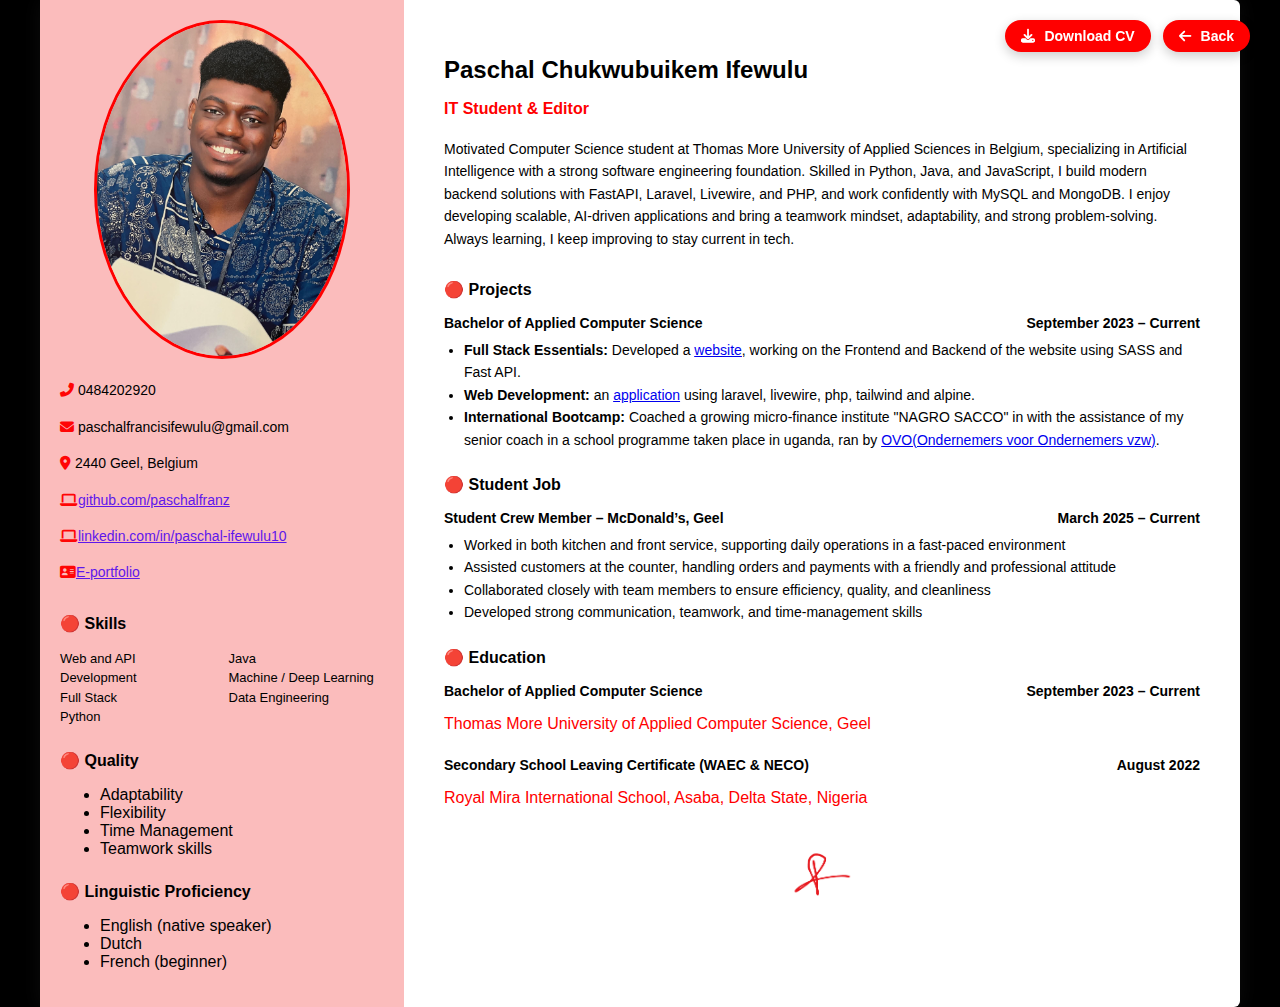
<file: cv.html>
<!DOCTYPE html>
<html lang="en">
<head>
    <meta charset="UTF-8" />
    <meta name="viewport" content="width=device-width, initial-scale=1.0" />
    <title>Paschal Ifewulu CV</title>
    <link rel="stylesheet" href="cv.css" />
    <link rel="stylesheet" href="https://cdnjs.cloudflare.com/ajax/libs/font-awesome/6.4.2/css/all.min.css">
</head>
<body>
<div class="cursor"></div>
<div class="cursor-trail"></div>

<div class="cv-buttons">
    <a href="paschal_ifewulu_cv_2024.pdf" download class="btn">
        <i class="fa-solid fa-download"></i> Download CV
    </a>
    <a href="index.html" class="btn">
        <i class="fa-solid fa-arrow-left"></i> Back
    </a>
</div>

<div class="cv-container">
    <!-- Left Column -->
    <div class="cv-left">
        <img src="images/cv_image.jpg" alt="Profile" class="profile-img" />
        <div class="contact">
            <p><i class="fa-solid fa-phone-flip" style="color: #ff0505;"></i> 0484202920</p>
            <p><i class="fa-solid fa-envelope" style="color: #ff0505;"></i> paschalfrancisifewulu@gmail.com</p>
            <p><i class="fa-solid fa-location-dot" style="color: #ff0505;"></i> 2440 Geel, Belgium</p>
            <p><i class="fa-solid fa-laptop" style="color: #ff0505;"></i><a href="https://github.com/paschalfranz">github.com/paschalfranz</a></p>
            <p><i class="fa-solid fa-laptop" style="color: #ff0505;"></i><a href="https://www.linkedin.com/in/paschal-ifewulu10/">linkedin.com/in/paschal-ifewulu10</a></p>
            <p><i class="fa-solid fa-address-card" style="color: #ff0505;"></i><a href="https://www.paschalifewulu.be">E-portfolio</a></p>
        </div>

        <h3 class="section-title">Skills</h3>
        <ul class="skills">
            <li>Web and API Development</li>
            <li>Full Stack</li>
            <li>Python</li>
            <li>Java</li>
            <li>Machine / Deep Learning</li>
            <li>Data Engineering</li>
        </ul>


        <section>
            <h3 class="section-title">Quality</h3>
            <ul>
                <li>Adaptability</li>
                <li>Flexibility</li>
                <li>Time Management</li>
                <li>Teamwork skills</li>
            </ul>
        </section>

        <section>
            <h3 class="section-title">Linguistic Proficiency</h3>
            <ul>
                <li>English (native speaker)</li>
                <li>Dutch</li>
                <li>French (beginner)</li>
            </ul>
        </section>
    </div>

    <!-- Right Column -->
    <div class="cv-right">
        <h1>Paschal Chukwubuikem Ifewulu</h1>
        <h3 class="title-red">IT Student & Editor</h3>
        <p class="intro">
            Motivated Computer Science student at Thomas More University of Applied Sciences in Belgium, specializing in Artificial Intelligence with a strong software engineering foundation.
            Skilled in Python, Java, and JavaScript, I build modern backend solutions with FastAPI, Laravel, Livewire, and PHP, and work confidently with MySQL and MongoDB. I enjoy developing scalable, AI-driven applications and bring a teamwork mindset, adaptability, and strong problem-solving.
            Always learning, I keep improving to stay current in tech.
        </p>

        <section>
            <h3 class="section-title">Projects</h3>
            <div class="item">
                <div class="item-head">
                    <strong>Bachelor of Applied Computer Science</strong>
                    <span>September 2023 – Current</span>
                </div>
                <ul>
                    <li><strong>Full Stack Essentials:</strong> Developed a <span class="link"><a href="https://paschalifewulu.netlify.app/">website</a></span>, working on the Frontend and Backend of the website using SASS and Fast API.</li>
                    <li><strong>Web Development:</strong> an <span><a href="https://vinylshop.easy-search.be/">application</a></span> using laravel, livewire, php, tailwind and alpine.</li>
                    <li><strong>International Bootcamp:</strong> Coached a growing micro-finance institute "NAGRO SACCO" in with the assistance of my senior coach in a school programme taken place in uganda, ran by
                        <a href="https://www.linkedin.com/company/ondernemers-voor-ondernemers-vzw/" target="_blank" rel="noopener noreferrer">OVO(Ondernemers voor Ondernemers vzw)</a>.</li>

                </ul>
            </div>
        </section>

        <!-- Added Student Job section (without changing existing content) -->
        <section>
            <h3 class="section-title">Student Job</h3>
            <div class="item">
                <div class="item-head">
                    <strong>Student Crew Member – McDonald’s, Geel</strong>
                    <span>March 2025 – Current</span>
                </div>
                <ul>
                    <li>Worked in both kitchen and front service, supporting daily operations in a fast-paced environment</li>
                    <li>Assisted customers at the counter, handling orders and payments with a friendly and professional attitude</li>
                    <li>Collaborated closely with team members to ensure efficiency, quality, and cleanliness</li>
                    <li>Developed strong communication, teamwork, and time-management skills</li>
                </ul>
            </div>
        </section>

        <section>
            <h3 class="section-title">Education</h3>
            <div class="item">
                <div class="item-head">
                    <strong>Bachelor of Applied Computer Science</strong>
                    <span>September 2023 – Current</span>
                </div>
                <p class="red-text">Thomas More University of Applied Computer Science, Geel</p>
            </div>
            <div class="item">
                <div class="item-head">
                    <strong>Secondary School Leaving Certificate (WAEC & NECO)</strong>
                    <span>August 2022</span>
                </div>
                <p class="red-text">Royal Mira International School, Asaba, Delta State, Nigeria</p>
            </div>
        </section>

        <div class="signature">
            <img src="images/sig.png" alt="Signature" />
        </div>
    </div>
</div>
</body>
</html>
</file>
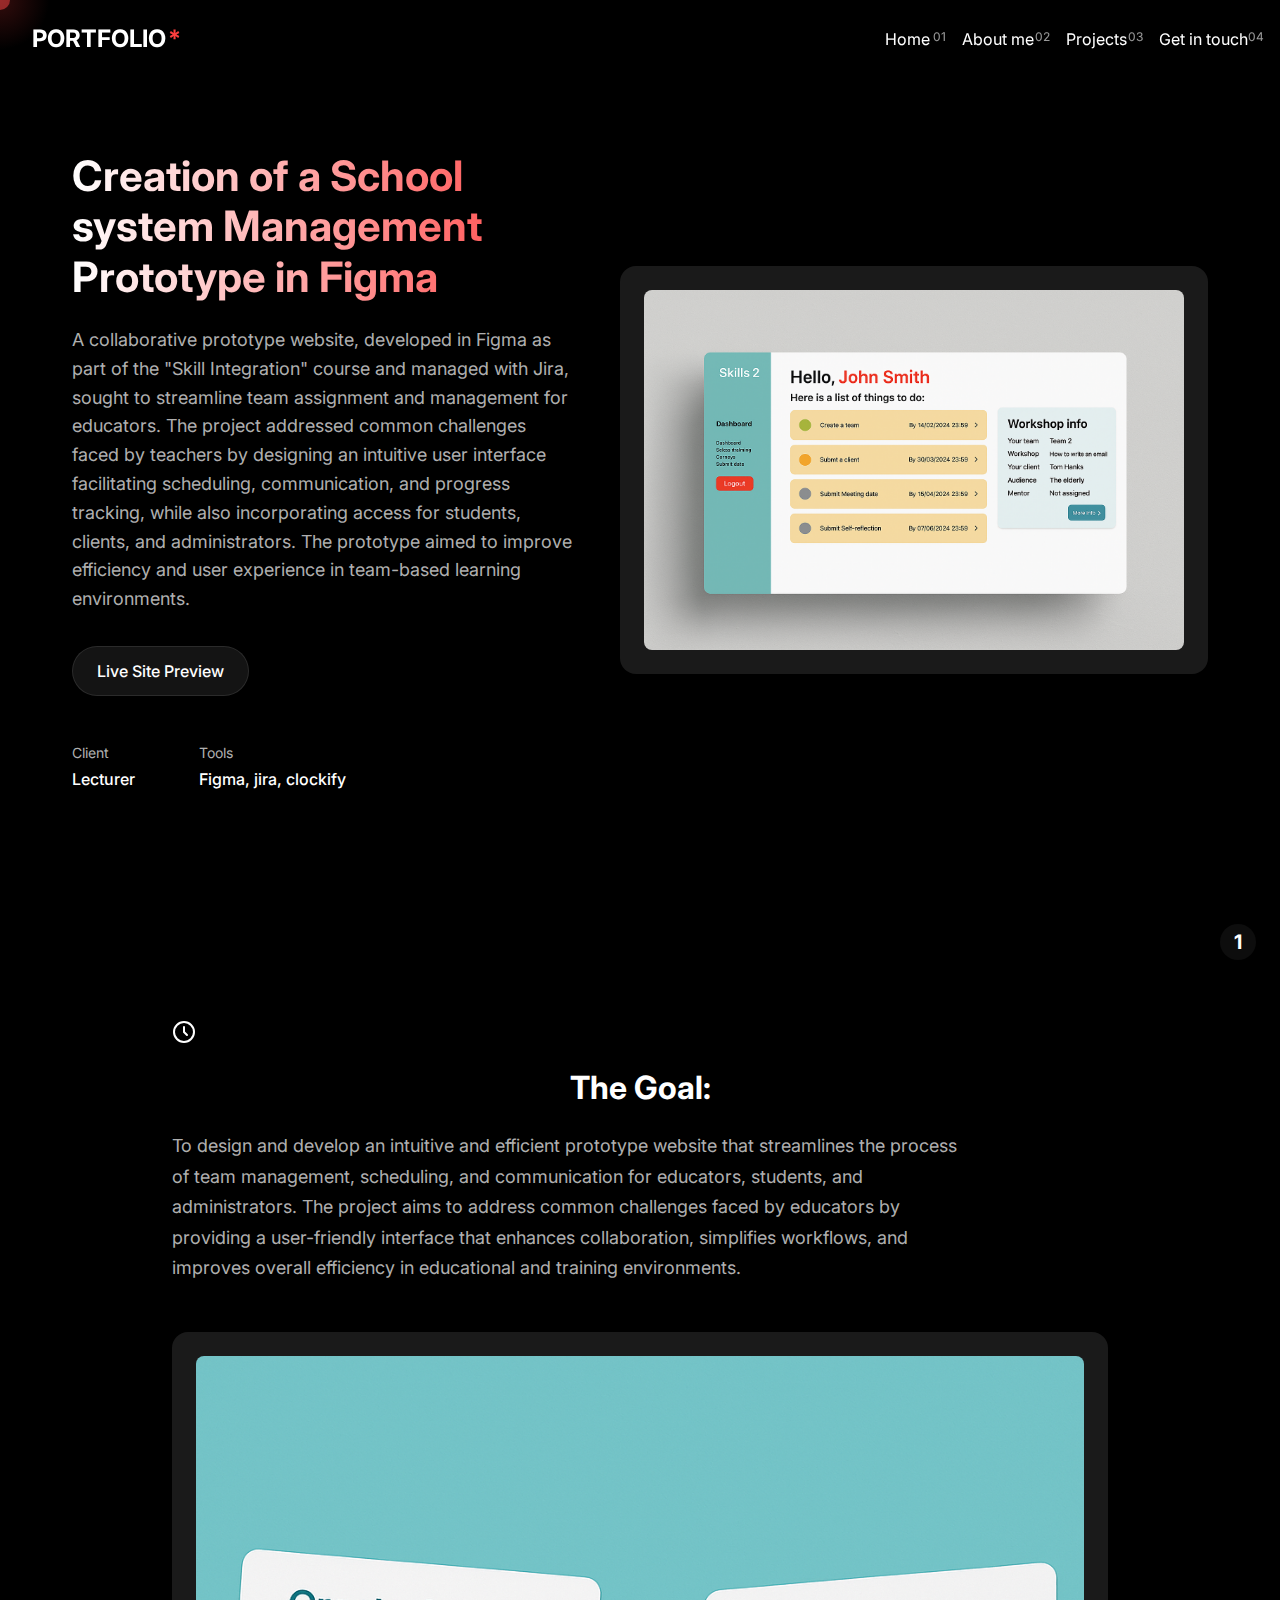
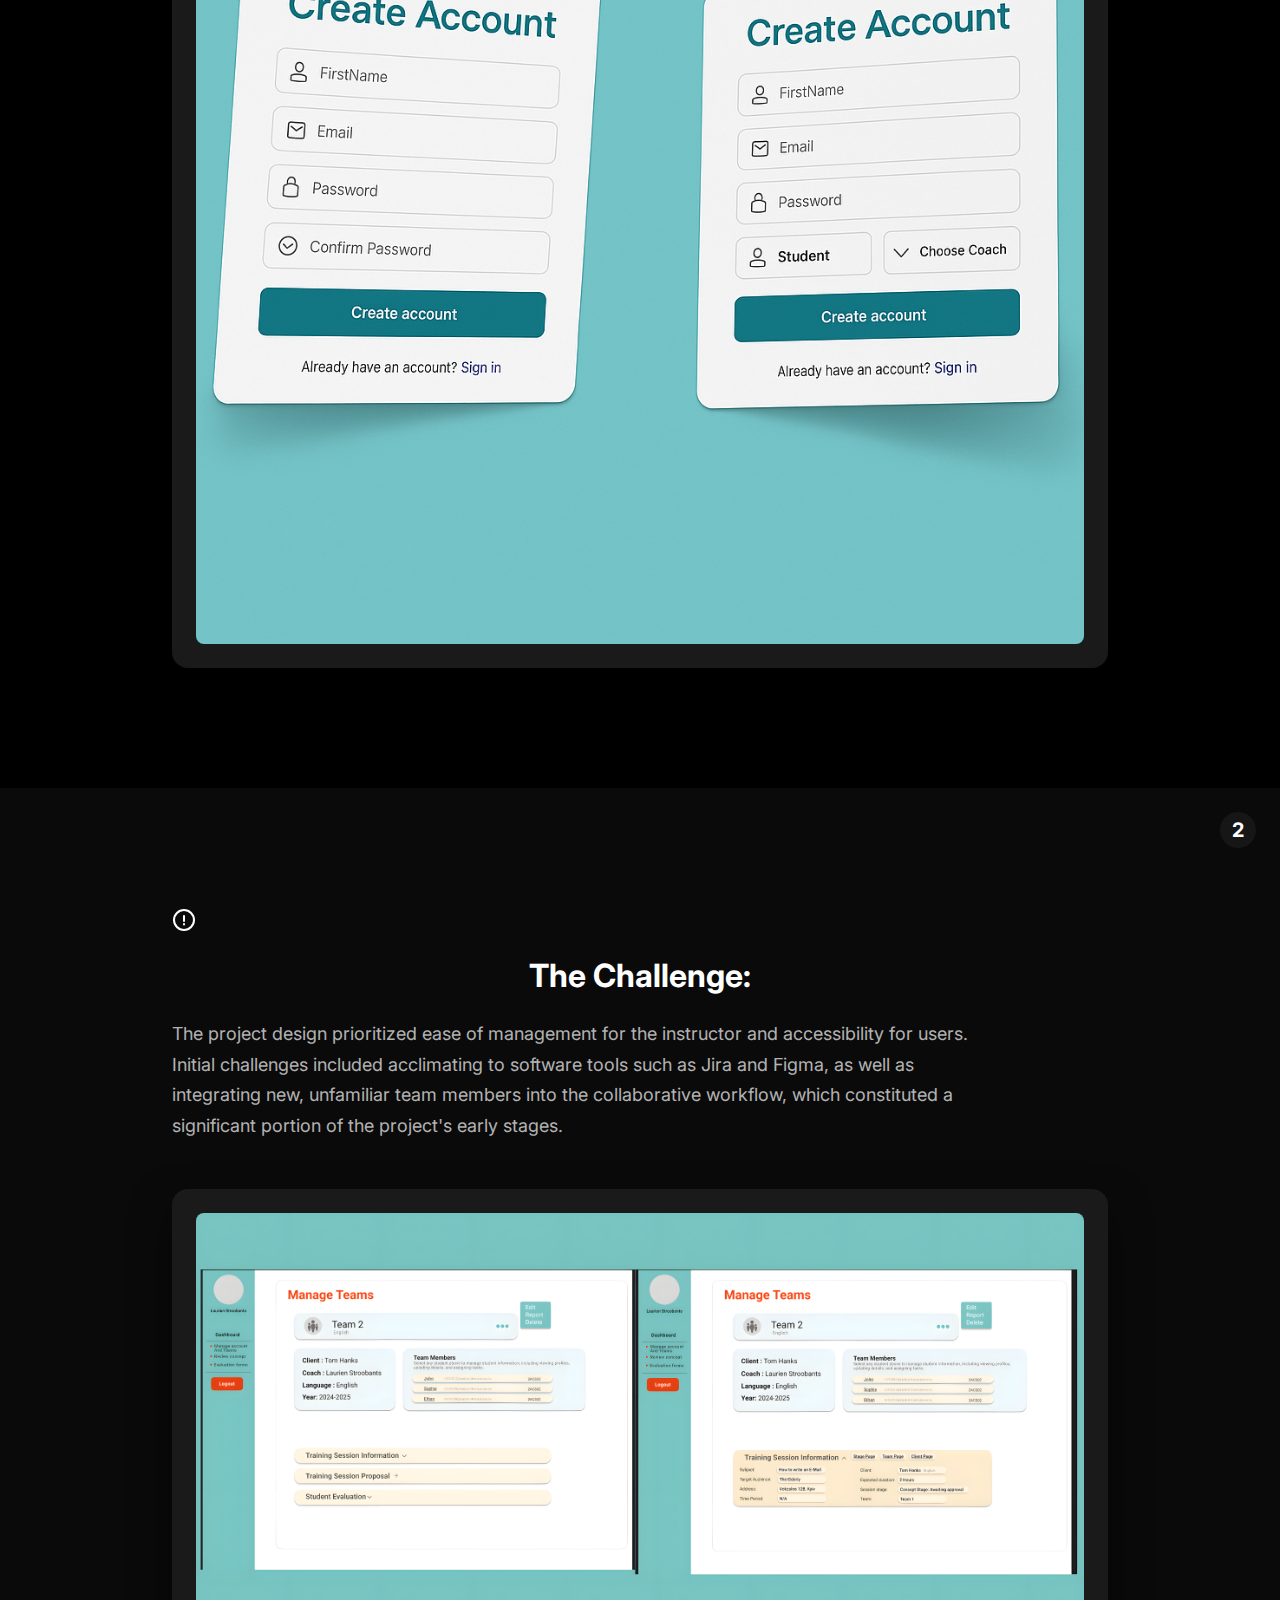
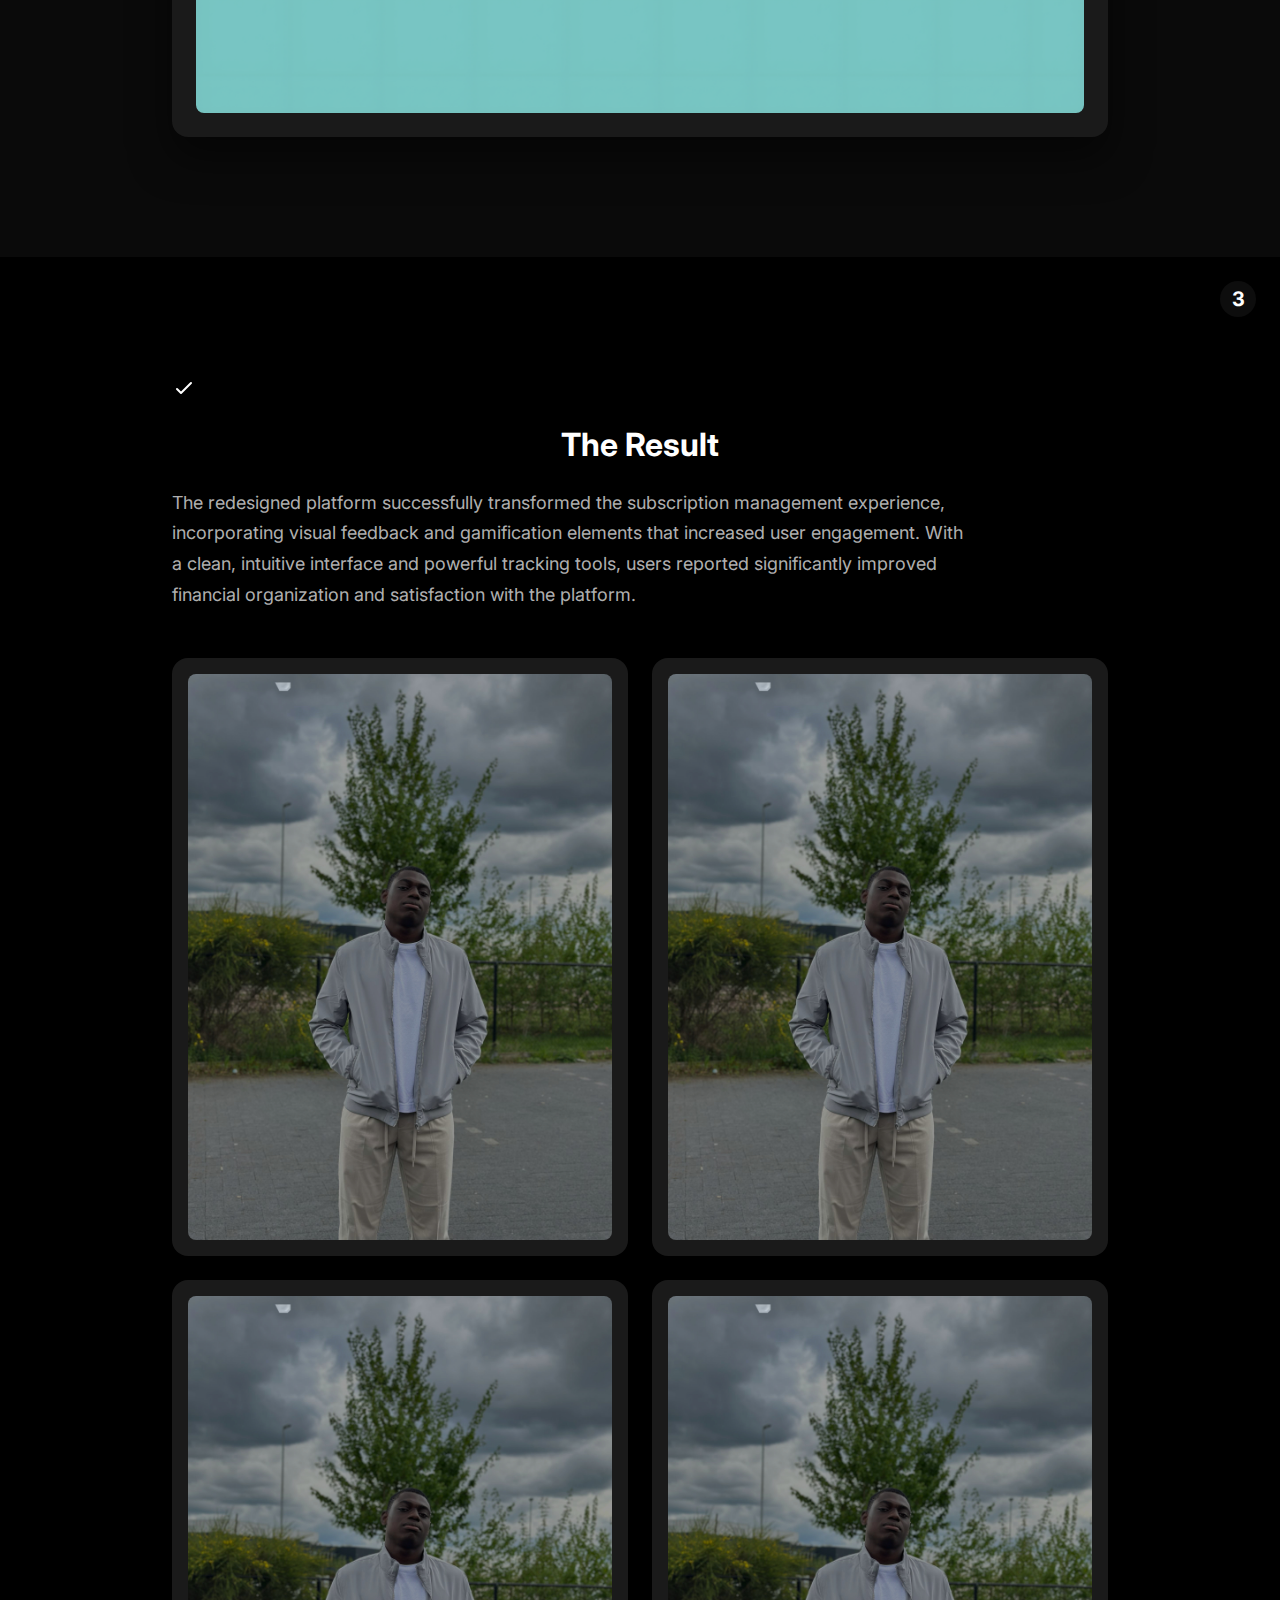
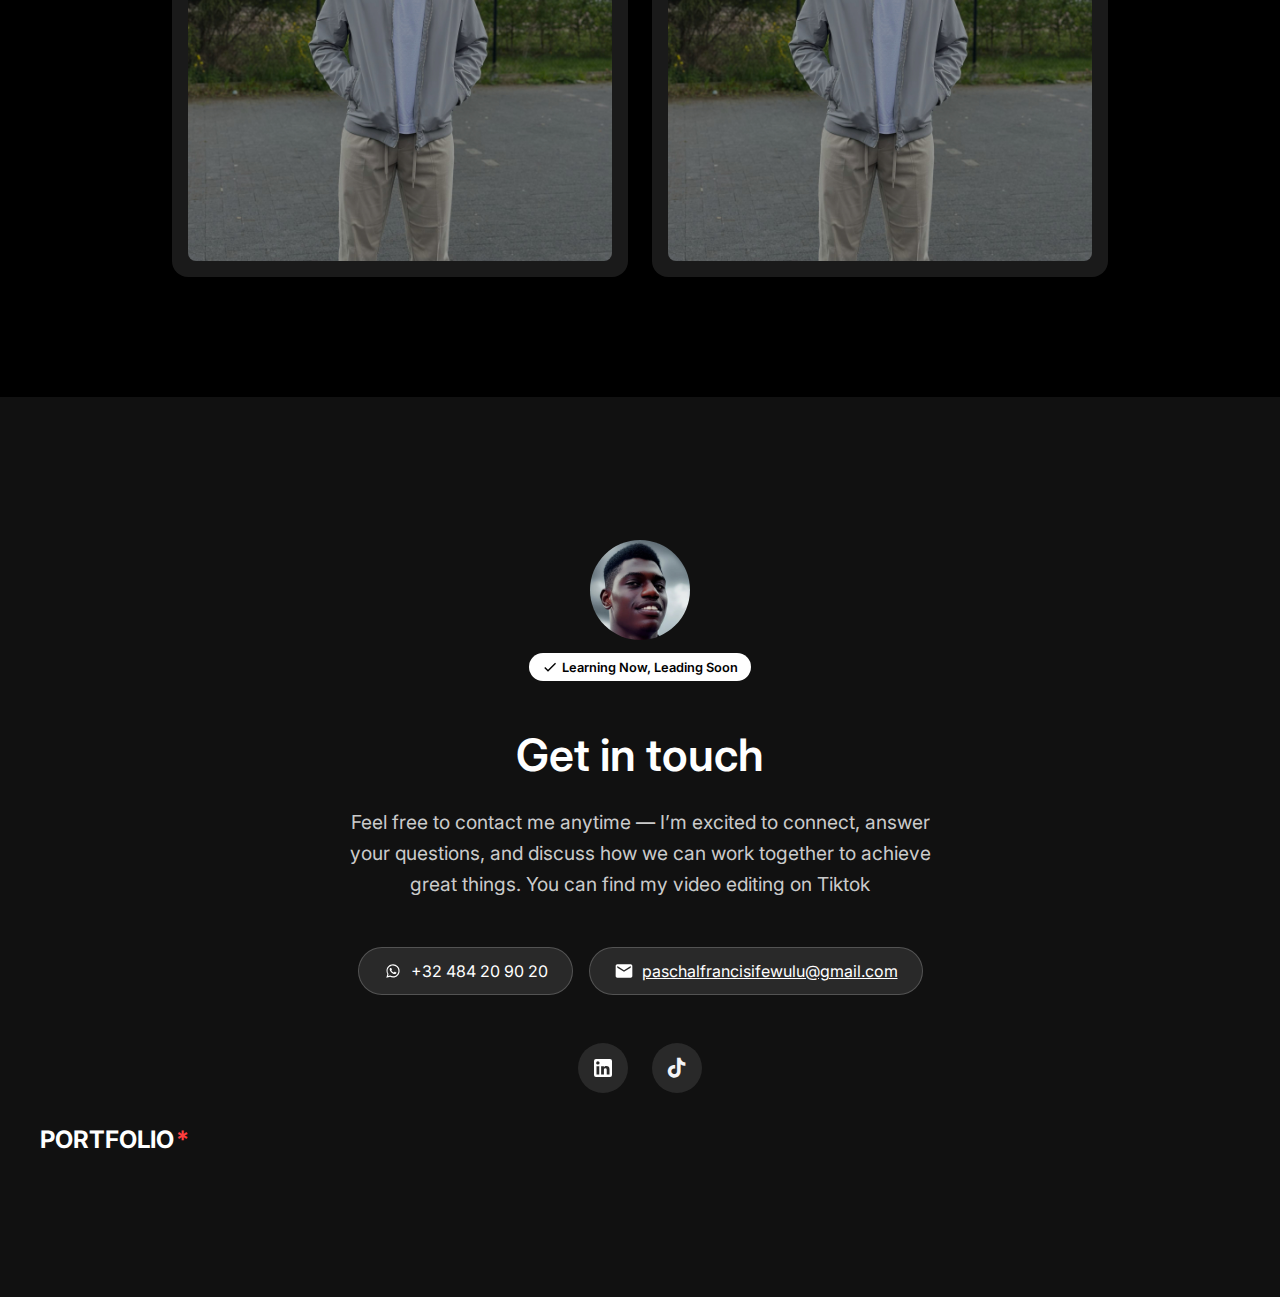
<file: project 1.html>
<!DOCTYPE html>
<html lang="en">
<head>
    <meta charset="UTF-8">
    <meta name="viewport" content="width=device-width, initial-scale=1">
    <title>Modernizing a Subscription Management Platform - Case Study</title>
    <link rel="stylesheet" href="styles.css">
    <link rel="stylesheet" href="case-study.css">
    <link rel="stylesheet" href="https://cdnjs.cloudflare.com/ajax/libs/font-awesome/6.4.2/css/all.min.css">
</head>
<body class="case-study-page">

<div class="cursor"></div>
<div class="cursor-trail"></div>

<header class="header">
    <div class="logo">PORTFOLIO<span class="logo-star">*</span></div>
    <button id="menu-toggle" class="menu-toggle">+</button>
    <nav class="nav">
        <a href="index.html" class="nav-item" data-index="01">Home</a>
        <a href="index.html#about" class="nav-item" data-index="02">About me</a>
        <a href="index.html#projects" class="nav-item" data-index="03">Projects</a>
        <a href="#get" class="nav-item" data-index="04">Get in touch</a>
    </nav>
</header>

<!-- Project Hero Section - Two Column Layout Like Image 2 -->
<section class="project-hero">
    <div class="project-hero-content">
        <div class="project-info">
            <h1 class="project-title">Creation of a School system Management Prototype in Figma</h1>

            <p class="project-description">
                A collaborative prototype website, developed in Figma as part of the "Skill Integration" course and managed with Jira, sought to streamline team assignment and management for educators. The project addressed common challenges faced by teachers by designing an intuitive user interface facilitating scheduling, communication, and progress tracking, while also incorporating access for students, clients, and administrators. The prototype aimed to improve efficiency and user experience in team-based learning environments.

            </p>

            <a href="https://www.figma.com/design/6MK75jd9kkfBlR47gV4451/LST2-Prototype?node-id=164-517&p=f&t=d1fPI2EM4y59Ie6j-0" class="preview-button">Live Site Preview</a>

            <div class="project-meta">
                <div class="meta-col">
                    <h3 class="meta-label">Client</h3>
                    <p class="meta-value">Lecturer</p>
                </div>

                <div class="meta-col">
                    <h3 class="meta-label">Tools</h3>
                    <p class="meta-value">Figma, jira, clockify</p>
                </div>
            </div>
        </div>

        <div class="project-hero-image">
            <div class="image-frame">
                <img src="images/oneskill.png" alt="Subscription Management Platform">
            </div>
        </div>
    </div>
</section>

<!-- The Goal Section -->
<section class="content-section" id="the-goal">
    <div class="case-container">
        <div class="section-icon">
            <svg width="24" height="24" viewBox="0 0 24 24" fill="none" xmlns="http://www.w3.org/2000/svg">
                <circle cx="12" cy="12" r="10" stroke="currentColor" stroke-width="2"/>
                <path d="M12 7V12L15 15" stroke="currentColor" stroke-width="2" stroke-linecap="round"/>
            </svg>
        </div>

        <h2 class="section-title">The Goal:</h2>
        <p class="section-description">
            To design and develop an intuitive and efficient prototype website that streamlines the process of team management, scheduling, and communication for educators, students, and administrators. The project aims to address common challenges faced by educators by providing a user-friendly interface that enhances collaboration, simplifies workflows, and improves overall efficiency in educational and training environments.
        </p>

        <div class="showcase-wrapper">
            <img src="images/goal1.png" alt="Platform Dashboard" class="showcase-image">
        </div>
    </div>

    <div class="section-number">1</div>
</section>

<!-- The Challenge Section -->
<section class="content-section" id="the-challenge">
    <div class="case-container">
        <div class="section-icon">
            <svg width="24" height="24" viewBox="0 0 24 24" fill="none" xmlns="http://www.w3.org/2000/svg">
                <path d="M12 22C17.5228 22 22 17.5228 22 12C22 6.47715 17.5228 2 12 2C6.47715 2 2 6.47715 2 12C2 17.5228 6.47715 22 12 22Z" stroke="currentColor" stroke-width="2"/>
                <path d="M12 8V13" stroke="currentColor" stroke-width="2" stroke-linecap="round"/>
                <path d="M12 16V16.5" stroke="currentColor" stroke-width="2" stroke-linecap="round"/>
            </svg>
        </div>

        <h2 class="section-title">The Challenge:</h2>
        <p class="section-description">
            The project design prioritized ease of management for the instructor and accessibility for users. Initial challenges included acclimating to software tools such as Jira and Figma, as well as integrating new, unfamiliar team members into the collaborative workflow, which constituted a significant portion of the project's early stages.
        </p>

        <div class="showcase-wrapper">
            <img src="images/challenge1.png" alt="Platform Features" class="showcase-image">
        </div>
    </div>

    <div class="section-number">2</div>
</section>

<!-- The Result Section -->
<section class="content-section" id="the-result">
    <div class="case-container">
        <div class="section-icon">
            <svg width="24" height="24" viewBox="0 0 24 24" fill="none" xmlns="http://www.w3.org/2000/svg">
                <path d="M5 12L9 16L19 6" stroke="currentColor" stroke-width="2" stroke-linecap="round" stroke-linejoin="round"/>
            </svg>
        </div>

        <h2 class="section-title">The Result</h2>
        <p class="section-description">
            The redesigned platform successfully transformed the subscription management experience, incorporating visual feedback and gamification elements that increased user engagement. With a clean, intuitive interface and powerful tracking tools, users reported significantly improved financial organization and satisfaction with the platform.
        </p>

        <div class="result-grid">
            <div class="result-image">
                <img src="images/dark40.jpg" alt="Platform Dashboard" class="showcase-image">
            </div>
            <div class="result-image">
                <img src="images/dark40.jpg" alt="Platform Features" class="showcase-image">
            </div>
            <div class="result-image">
                <img src="images/dark40.jpg" alt="Mobile View" class="showcase-image">
            </div>
            <div class="result-image">
                <img src="images/dark40.jpg" alt="User Interface" class="showcase-image">
            </div>
        </div>
    </div>

    <div class="section-number">3</div>
</section>

<div class="after-projects" id="get">
    <div class="footer-container">
        <!-- Profile Section -->
        <div class="profile-section">
            <div class="profile-image">
                <!-- Replace with your profile image -->
                <img src="images/bro.webp" alt="Profile" width="100" height="100">
            </div>
            <div class="verified-badge">
                <svg width="16" height="16" viewBox="0 0 24 24" fill="currentColor">
                    <path d="M9 16.17L4.83 12l-1.42 1.41L9 19 21 7l-1.41-1.41L9 16.17z"></path>
                </svg>
                Learning Now, Leading Soon
            </div>
        </div>

        <!-- Hero Text Section -->
        <div class="hero-text">
            <h1>Get in touch</h1>
            <p>Feel free to contact me anytime — I’m excited to connect, answer your questions, and discuss how we can work together to achieve great things. You can find my video editing on Tiktok</p>
        </div>

        <!-- Contact Buttons -->
        <div class="contact-buttons">
            <p class="contact-button">
                <svg width="20" height="20" viewBox="0 0 24 24" fill="currentColor">
                    <path d="M17.6 6.32A7.85 7.85 0 0 0 12.04 4c-4.32 0-7.84 3.5-7.84 7.81 0 1.37.37 2.72 1.05 3.9L4 20l4.41-1.15a7.92 7.92 0 0 0 3.63.92h.04c4.3 0 7.8-3.5 7.82-7.82 0-2.08-.82-4.04-2.3-5.53zM12.04 18.44h-.03a6.6 6.6 0 0 1-3.35-.92l-.24-.14-2.47.64.66-2.4-.16-.25a6.5 6.5 0 0 1-1-3.46c0-3.6 2.94-6.52 6.54-6.52a6.46 6.46 0 0 1 4.6 1.92 6.47 6.47 0 0 1 1.94 4.6c-.02 3.6-2.96 6.53-6.5 6.53zm3.58-4.88c-.2-.1-1.17-.58-1.35-.64-.18-.07-.31-.1-.44.1-.13.2-.5.64-.62.77-.11.13-.23.15-.43.05a5.44 5.44 0 0 1-2.68-2.33c-.2-.35.2-.32.58-1.08a.37.37 0 0 0-.02-.35c-.05-.1-.44-1.06-.6-1.45-.16-.38-.32-.32-.44-.33-.11 0-.24-.02-.37-.02-.13 0-.35.05-.53.25-.18.2-.7.68-.7 1.65s.72 1.92.82 2.05c.1.13 1.4 2.13 3.38 2.99.47.2.84.33 1.13.42.47.15.9.13 1.24.08.38-.06 1.17-.48 1.33-.94.17-.46.17-.85.12-.94-.05-.08-.18-.13-.37-.23z" />
                </svg>
                +32 484 20 90 20
            </p>
            <a href="mailto:your.email@example.com" class="contact-button">
                <svg width="20" height="20" viewBox="0 0 24 24" fill="currentColor">
                    <path d="M20 4H4c-1.1 0-1.99.9-1.99 2L2 18c0 1.1.9 2 2 2h16c1.1 0 2-.9 2-2V6c0-1.1-.9-2-2-2zm0 4l-8 5-8-5V6l8 5 8-5v2z" />
                </svg>
                paschalfrancisifewulu@gmail.com
            </a>
        </div>

        <!-- Social Icons -->
        <div class="social-icons">
            <a href="https://www.linkedin.com/in/paschal-ifewulu10/" class="social-icon">
                <svg width="24" height="24" viewBox="0 0 24 24" fill="white">
                    <path d="M19 3a2 2 0 0 1 2 2v14a2 2 0 0 1-2 2H5a2 2 0 0 1-2-2V5a2 2 0 0 1 2-2h14m-.5 15.5v-5.3a3.26 3.26 0 0 0-3.26-3.26c-.85 0-1.84.52-2.32 1.3v-1.11h-2.79v8.37h2.79v-4.93c0-.77.62-1.4 1.39-1.4a1.4 1.4 0 0 1 1.4 1.4v4.93h2.79M6.88 8.56a1.68 1.68 0 0 0 1.68-1.68c0-.93-.75-1.69-1.68-1.69a1.69 1.69 0 0 0-1.69 1.69c0 .93.76 1.68 1.69 1.68m1.39 9.94v-8.37H5.5v8.37h2.77z" />
                </svg>
            </a>
            <a href="https://www.tiktok.com/@p.franz" class="social-icon">
                <i class="fa-brands fa-tiktok fa-lg" style="color: #f3f4f7;"></i>
            </a>
        </div>

        <!-- Brand Footer -->
        <div class="brand-footer">
            <div class="brand-logo">
                <div class="logo">PORTFOLIO<span class="logo-star">*</span></div>
            </div>
        </div>
    </div>
</div>

<script src="script.js"></script>
</body>
</html>
</file>
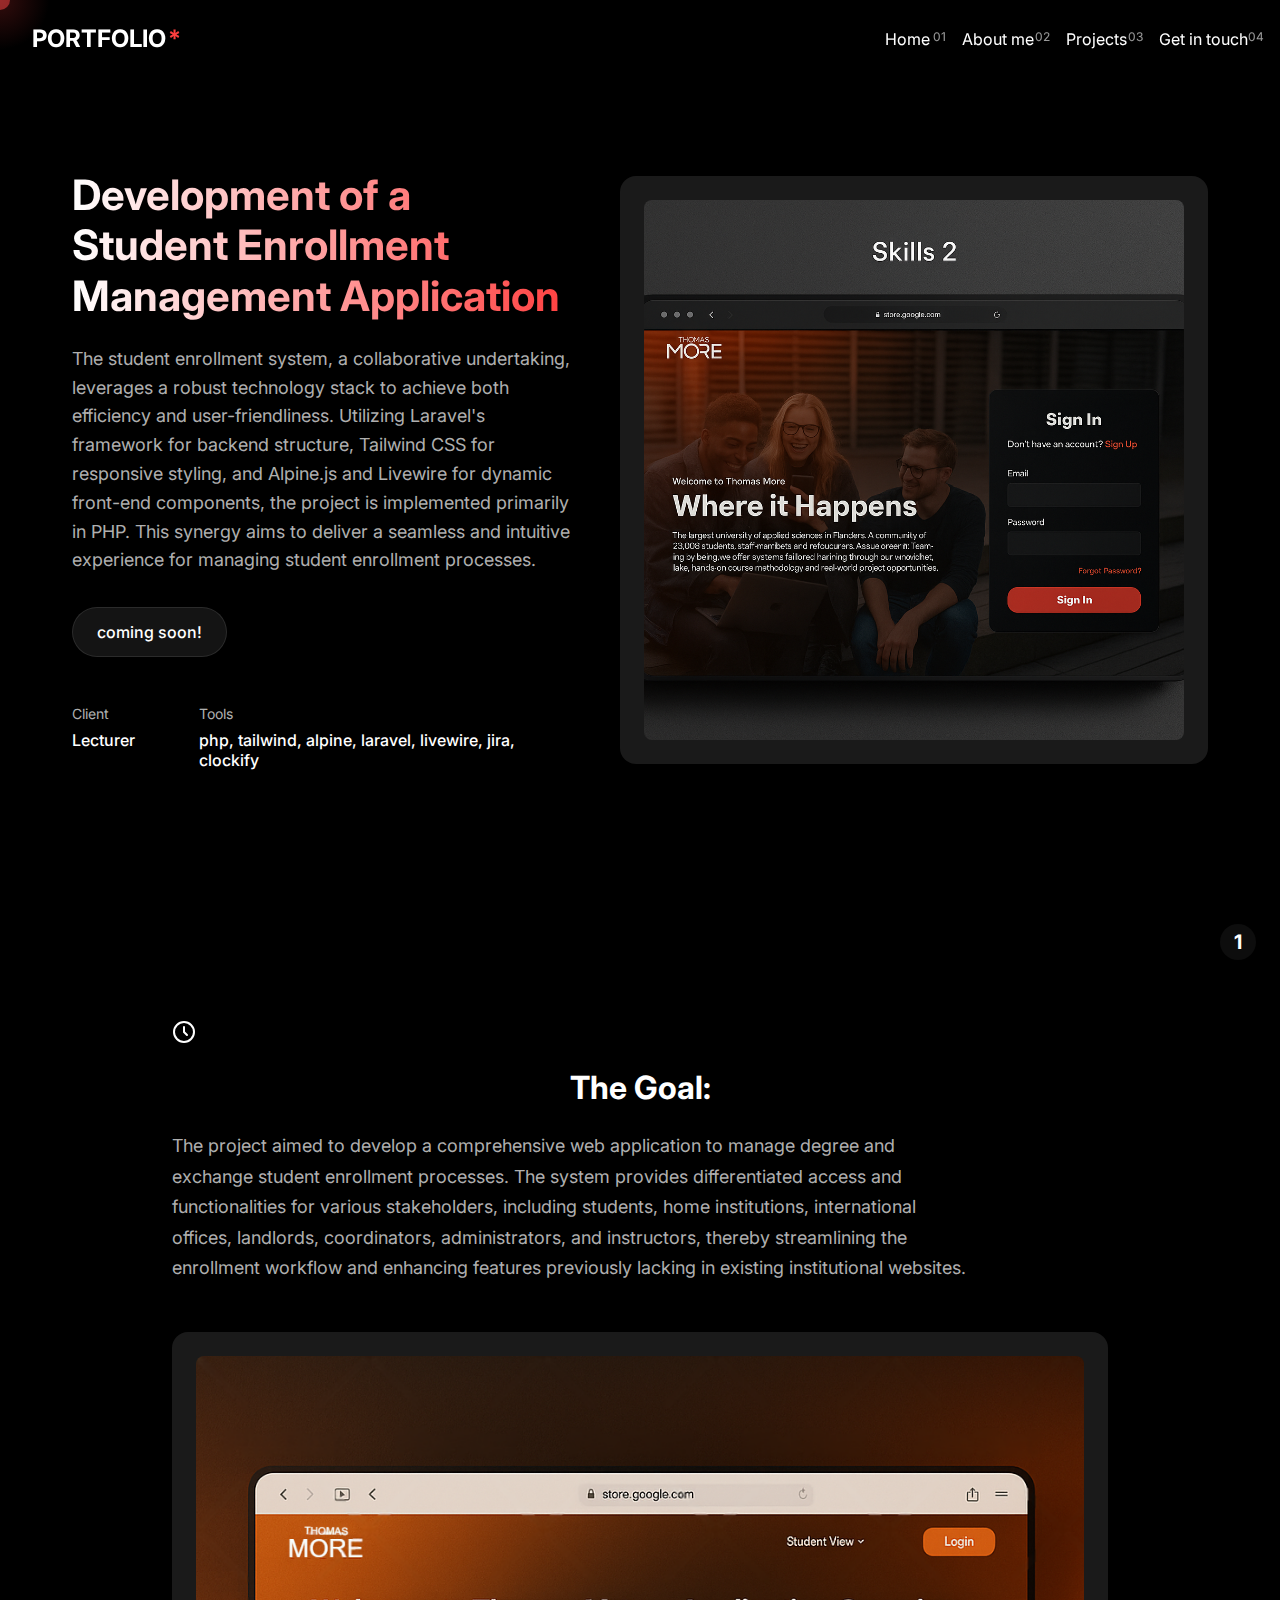
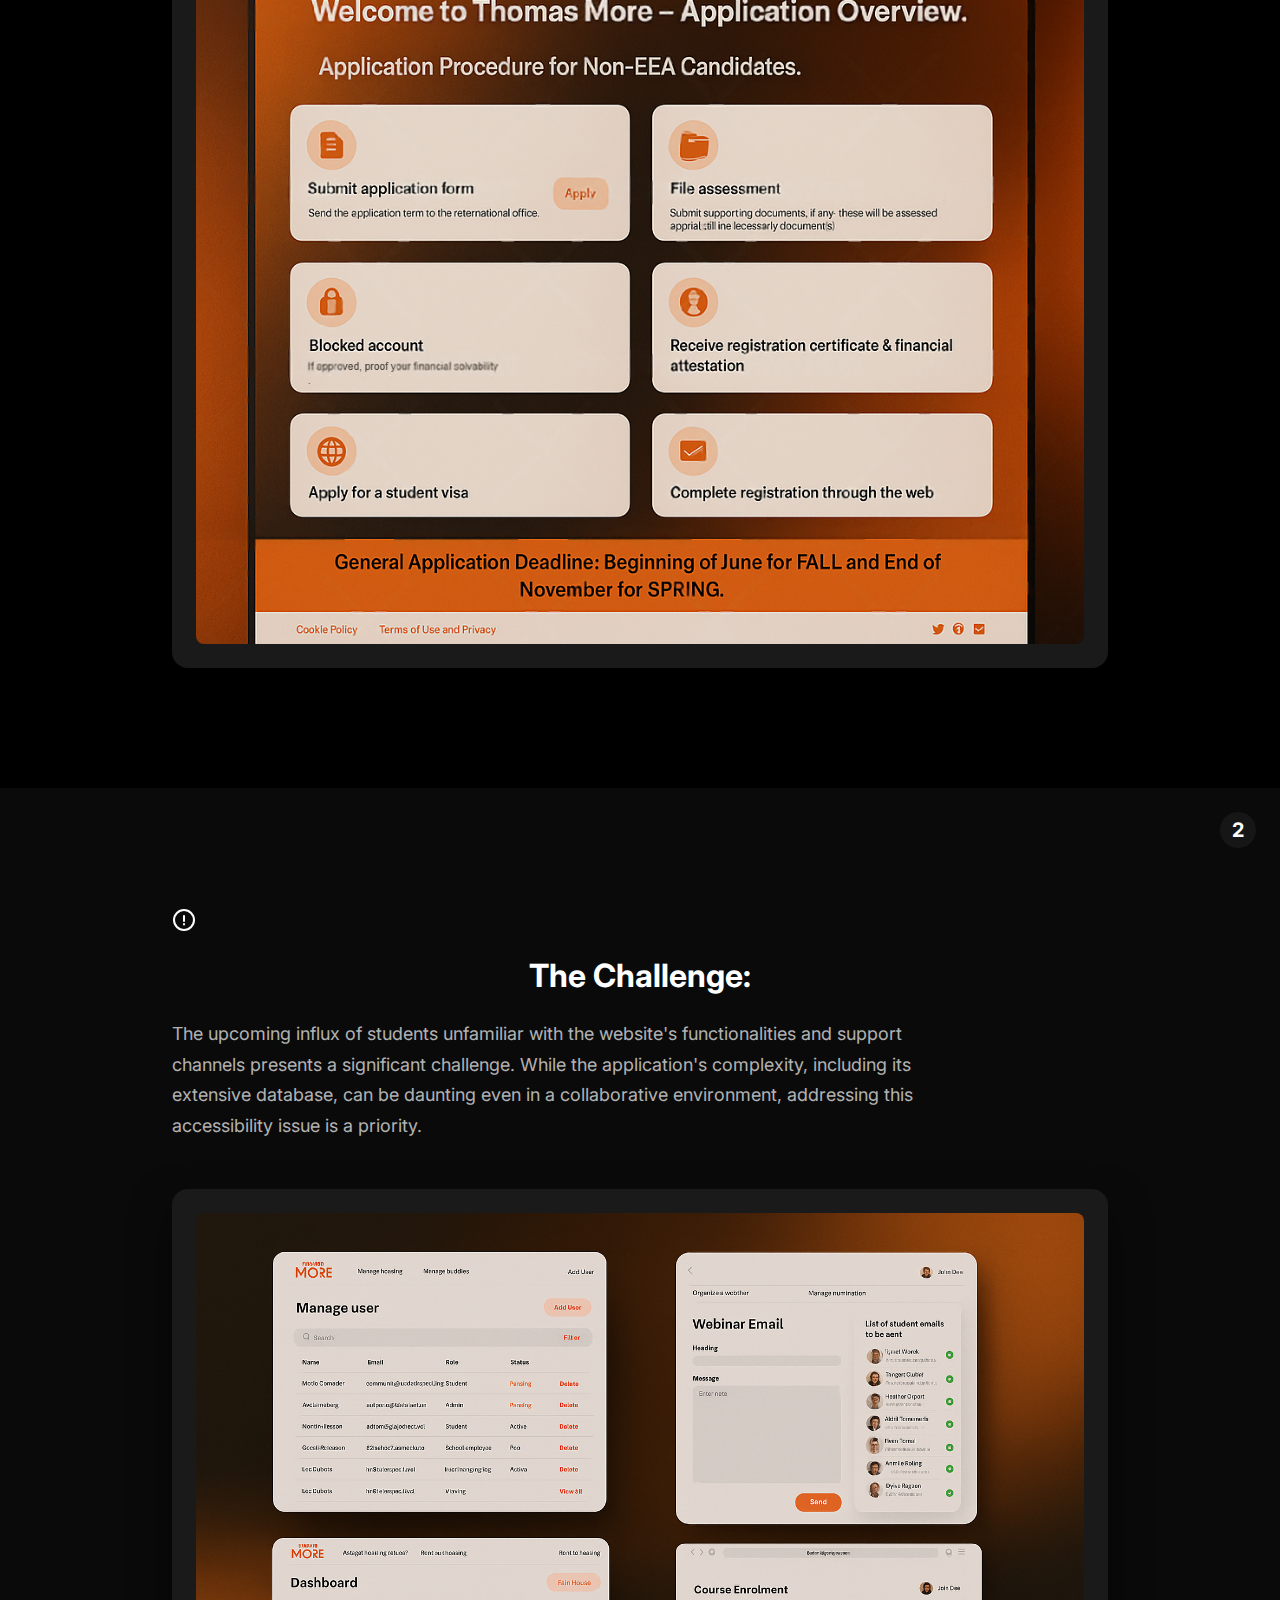
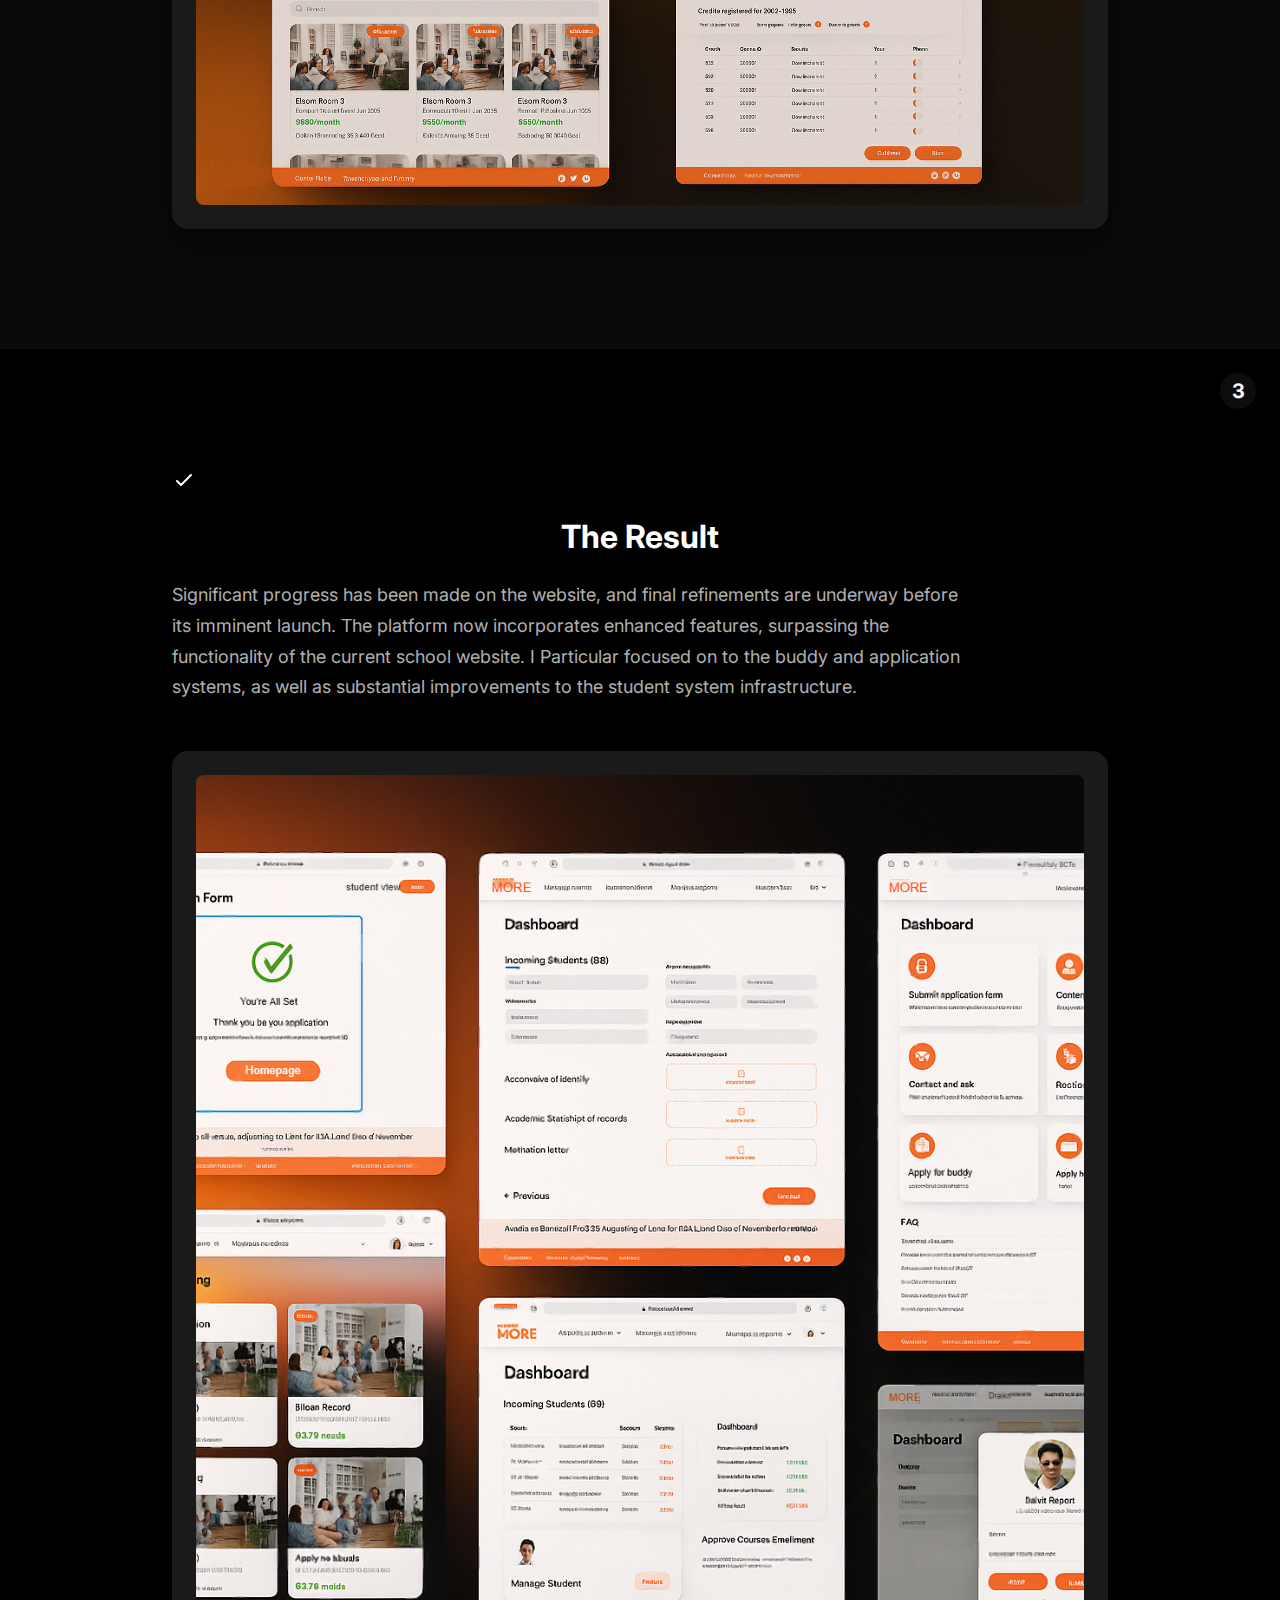
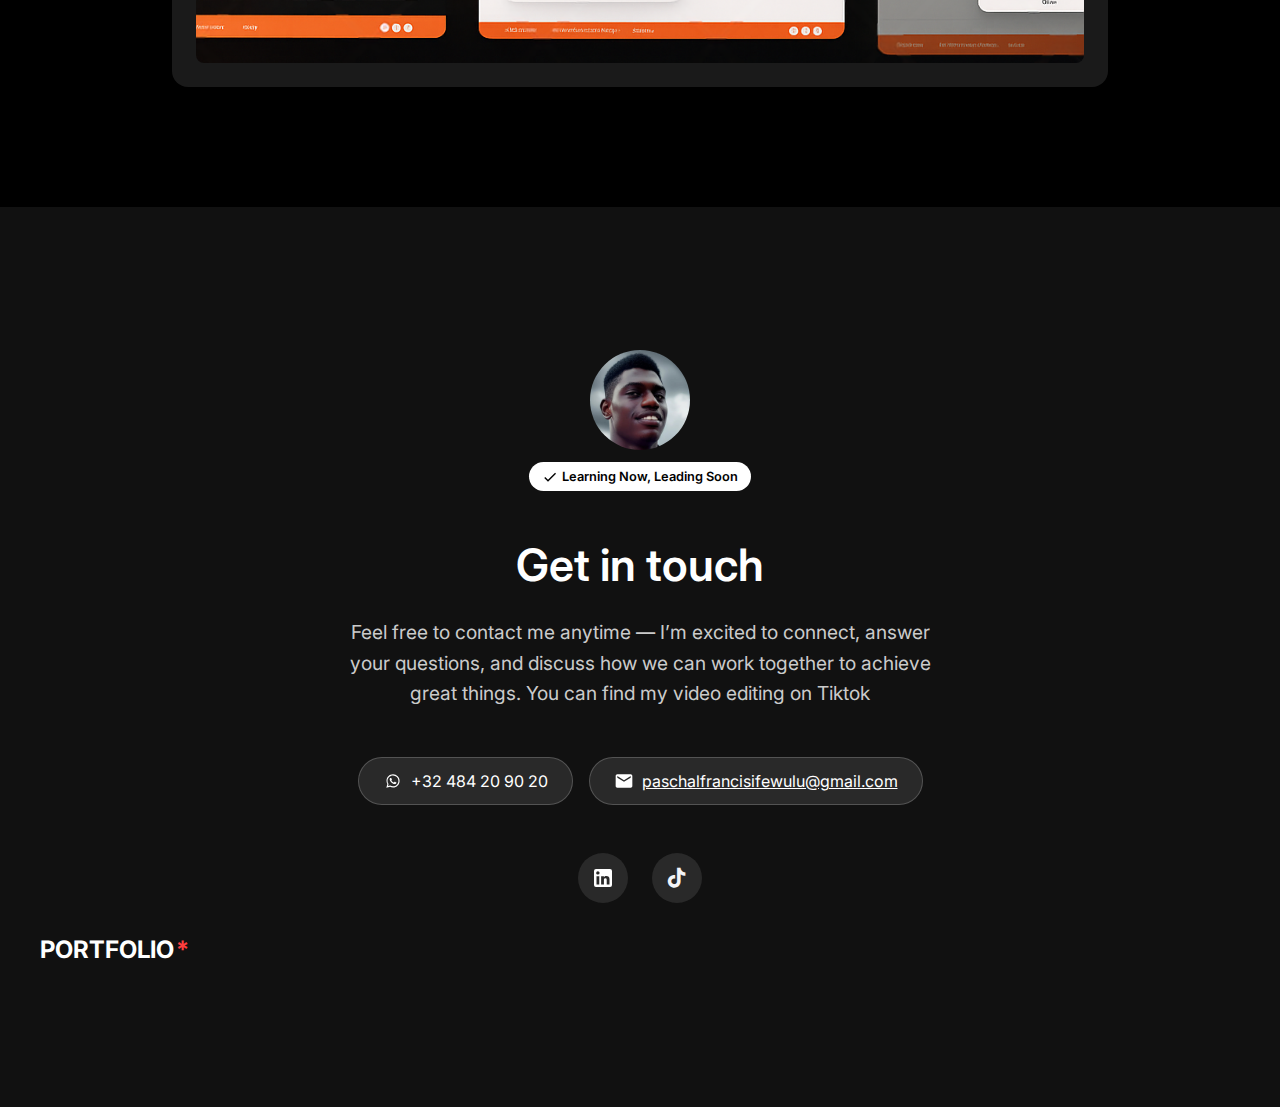
<file: project2.html>
<!DOCTYPE html>
<html lang="en">
<head>
    <meta charset="UTF-8">
    <meta name="viewport" content="width=device-width, initial-scale=1">
    <title>Modernizing a Subscription Management Platform - Case Study</title>
    <link rel="stylesheet" href="styles.css">
    <link rel="stylesheet" href="case-study.css">
    <link rel="stylesheet" href="https://cdnjs.cloudflare.com/ajax/libs/font-awesome/6.4.2/css/all.min.css">
</head>
<body class="case-study-page">

<div class="cursor"></div>
<div class="cursor-trail"></div>

<header class="header">
    <div class="logo">PORTFOLIO<span class="logo-star">*</span></div>
    <button id="menu-toggle" class="menu-toggle">+</button>
    <nav class="nav">
        <a href="index.html" class="nav-item" data-index="01">Home</a>
        <a href="index.html#about" class="nav-item" data-index="02">About me</a>
        <a href="index.html#projects" class="nav-item" data-index="03">Projects</a>
        <a href="#get" class="nav-item" data-index="04">Get in touch</a>
    </nav>
</header>

<!-- Project Hero Section - Two Column Layout Like Image 2 -->
<section class="project-hero">
    <div class="project-hero-content">
        <div class="project-info">
            <h1 class="project-title">Development of a Student Enrollment Management Application</h1>

            <p class="project-description">
                The student enrollment system, a collaborative undertaking, leverages a robust technology stack to achieve both efficiency and user-friendliness. Utilizing Laravel's framework for backend structure, Tailwind CSS for responsive styling, and Alpine.js and Livewire for dynamic front-end components, the project is implemented primarily in PHP. This synergy aims to deliver a seamless and intuitive experience for managing student enrollment processes.

            </p>

            <a href="" class="preview-button">coming soon!</a>

            <div class="project-meta">
                <div class="meta-col">
                    <h3 class="meta-label">Client</h3>
                    <p class="meta-value">Lecturer</p>
                </div>

                <div class="meta-col">
                    <h3 class="meta-label">Tools</h3>
                    <p class="meta-value">php, tailwind, alpine, laravel, livewire, jira, clockify</p>
                </div>
            </div>
        </div>

        <div class="project-hero-image">
            <div class="image-frame">
                <img src="images/twoskill.png" alt="Subscription Management Platform">
            </div>
        </div>
    </div>
</section>

<!-- The Goal Section -->
<section class="content-section" id="the-goal">
    <div class="case-container">
        <div class="section-icon">
            <svg width="24" height="24" viewBox="0 0 24 24" fill="none" xmlns="http://www.w3.org/2000/svg">
                <circle cx="12" cy="12" r="10" stroke="currentColor" stroke-width="2"/>
                <path d="M12 7V12L15 15" stroke="currentColor" stroke-width="2" stroke-linecap="round"/>
            </svg>
        </div>

        <h2 class="section-title">The Goal:</h2>
        <p class="section-description">
            The project aimed to develop a comprehensive web application to manage degree and exchange student enrollment processes. The system provides differentiated access and functionalities for various stakeholders, including students, home institutions, international offices, landlords, coordinators, administrators, and instructors, thereby streamlining the enrollment workflow and enhancing features previously lacking in existing institutional websites.
        </p>

        <div class="showcase-wrapper">
            <img src="images/goal2.png" alt="Platform Dashboard" class="showcase-image">
        </div>
    </div>

    <div class="section-number">1</div>
</section>

<!-- The Challenge Section -->
<section class="content-section" id="the-challenge">
    <div class="case-container">
        <div class="section-icon">
            <svg width="24" height="24" viewBox="0 0 24 24" fill="none" xmlns="http://www.w3.org/2000/svg">
                <path d="M12 22C17.5228 22 22 17.5228 22 12C22 6.47715 17.5228 2 12 2C6.47715 2 2 6.47715 2 12C2 17.5228 6.47715 22 12 22Z" stroke="currentColor" stroke-width="2"/>
                <path d="M12 8V13" stroke="currentColor" stroke-width="2" stroke-linecap="round"/>
                <path d="M12 16V16.5" stroke="currentColor" stroke-width="2" stroke-linecap="round"/>
            </svg>
        </div>

        <h2 class="section-title">The Challenge:</h2>
        <p class="section-description">
            The upcoming influx of students unfamiliar with the website's functionalities and support channels presents a significant challenge. While the application's complexity, including its extensive database, can be daunting even in a collaborative environment, addressing this accessibility issue is a priority.
        </p>

        <div class="showcase-wrapper">
            <img src="images/challenge2.png" alt="Platform Features" class="showcase-image">
        </div>
    </div>

    <div class="section-number">2</div>
</section>

<!-- The Result Section -->
<section class="content-section" id="the-result">
    <div class="case-container">
        <div class="section-icon">
            <svg width="24" height="24" viewBox="0 0 24 24" fill="none" xmlns="http://www.w3.org/2000/svg">
                <path d="M5 12L9 16L19 6" stroke="currentColor" stroke-width="2" stroke-linecap="round" stroke-linejoin="round"/>
            </svg>
        </div>

        <h2 class="section-title">The Result</h2>
        <p class="section-description">
            Significant progress has been made on the website, and final refinements are underway before its imminent launch. The platform now incorporates enhanced features, surpassing the functionality of the current school website. I Particular focused on to the buddy and application systems, as well as substantial improvements to the student system infrastructure.
        </p>

        <div class="showcase-wrapper">
            <img src="images/result2.png" alt="Platform Features" class="showcase-image">
        </div>
    </div>

    <div class="section-number">3</div>
</section>

<div class="after-projects" id="get">
    <div class="footer-container">
        <!-- Profile Section -->
        <div class="profile-section">
            <div class="profile-image">
                <!-- Replace with your profile image -->
                <img src="images/bro.webp" alt="Profile" width="100" height="100">
            </div>
            <div class="verified-badge">
                <svg width="16" height="16" viewBox="0 0 24 24" fill="currentColor">
                    <path d="M9 16.17L4.83 12l-1.42 1.41L9 19 21 7l-1.41-1.41L9 16.17z"></path>
                </svg>
                Learning Now, Leading Soon
            </div>
        </div>

        <!-- Hero Text Section -->
        <div class="hero-text">
            <h1>Get in touch</h1>
            <p>Feel free to contact me anytime — I’m excited to connect, answer your questions, and discuss how we can work together to achieve great things. You can find my video editing on Tiktok</p>
        </div>

        <!-- Contact Buttons -->
        <div class="contact-buttons">
            <p class="contact-button">
                <svg width="20" height="20" viewBox="0 0 24 24" fill="currentColor">
                    <path d="M17.6 6.32A7.85 7.85 0 0 0 12.04 4c-4.32 0-7.84 3.5-7.84 7.81 0 1.37.37 2.72 1.05 3.9L4 20l4.41-1.15a7.92 7.92 0 0 0 3.63.92h.04c4.3 0 7.8-3.5 7.82-7.82 0-2.08-.82-4.04-2.3-5.53zM12.04 18.44h-.03a6.6 6.6 0 0 1-3.35-.92l-.24-.14-2.47.64.66-2.4-.16-.25a6.5 6.5 0 0 1-1-3.46c0-3.6 2.94-6.52 6.54-6.52a6.46 6.46 0 0 1 4.6 1.92 6.47 6.47 0 0 1 1.94 4.6c-.02 3.6-2.96 6.53-6.5 6.53zm3.58-4.88c-.2-.1-1.17-.58-1.35-.64-.18-.07-.31-.1-.44.1-.13.2-.5.64-.62.77-.11.13-.23.15-.43.05a5.44 5.44 0 0 1-2.68-2.33c-.2-.35.2-.32.58-1.08a.37.37 0 0 0-.02-.35c-.05-.1-.44-1.06-.6-1.45-.16-.38-.32-.32-.44-.33-.11 0-.24-.02-.37-.02-.13 0-.35.05-.53.25-.18.2-.7.68-.7 1.65s.72 1.92.82 2.05c.1.13 1.4 2.13 3.38 2.99.47.2.84.33 1.13.42.47.15.9.13 1.24.08.38-.06 1.17-.48 1.33-.94.17-.46.17-.85.12-.94-.05-.08-.18-.13-.37-.23z" />
                </svg>
                +32 484 20 90 20
            </p>
            <a href="mailto:your.email@example.com" class="contact-button">
                <svg width="20" height="20" viewBox="0 0 24 24" fill="currentColor">
                    <path d="M20 4H4c-1.1 0-1.99.9-1.99 2L2 18c0 1.1.9 2 2 2h16c1.1 0 2-.9 2-2V6c0-1.1-.9-2-2-2zm0 4l-8 5-8-5V6l8 5 8-5v2z" />
                </svg>
                paschalfrancisifewulu@gmail.com
            </a>
        </div>

        <!-- Social Icons -->
        <div class="social-icons">
            <a href="https://www.linkedin.com/in/paschal-ifewulu10/" class="social-icon">
                <svg width="24" height="24" viewBox="0 0 24 24" fill="white">
                    <path d="M19 3a2 2 0 0 1 2 2v14a2 2 0 0 1-2 2H5a2 2 0 0 1-2-2V5a2 2 0 0 1 2-2h14m-.5 15.5v-5.3a3.26 3.26 0 0 0-3.26-3.26c-.85 0-1.84.52-2.32 1.3v-1.11h-2.79v8.37h2.79v-4.93c0-.77.62-1.4 1.39-1.4a1.4 1.4 0 0 1 1.4 1.4v4.93h2.79M6.88 8.56a1.68 1.68 0 0 0 1.68-1.68c0-.93-.75-1.69-1.68-1.69a1.69 1.69 0 0 0-1.69 1.69c0 .93.76 1.68 1.69 1.68m1.39 9.94v-8.37H5.5v8.37h2.77z" />
                </svg>
            </a>
            <a href="https://www.tiktok.com/@p.franz" class="social-icon">
                <i class="fa-brands fa-tiktok fa-lg" style="color: #f3f4f7;"></i>
            </a>
        </div>

        <!-- Brand Footer -->
        <div class="brand-footer">
            <div class="brand-logo">
                <div class="logo">PORTFOLIO<span class="logo-star">*</span></div>
            </div>
        </div>
    </div>
</div>

<script src="script.js"></script>
</body>
</html>
</file>
<file: cv.css>
body {
    font-family: 'Arial', sans-serif;
    margin: 0;
    padding: 0;
    display: flex;
    justify-content: center;
    background: #000; /* Set full page background to black */
}

.cv-container {
    display: flex;
    max-width: 1200px;
    width: 100%;
    flex-direction: row;
    background-color: #fff; /* Keep the CV white */
    box-shadow: 0 0 20px rgba(255, 255, 255, 0.05); /* Soft glow on dark bg */
    border-radius: 6px;
}
/* Left */
.cv-left {
    width: 30%;
    background: #fbbcbc;
    padding: 20px;
}

.profile-img {
    width: 100%;
    max-width: 250px;
    border-radius: 50%; /* Changed to 50% for circular profile */
    margin-bottom: 20px;
    margin: 0 auto 20px;
    display: block;
    border: 3px solid red;
}

.contact {
    font-size: 14px;
    line-height: 1.6;
    margin-bottom: 30px;
}

.contact a, .link {
    color: #5e17eb;
    text-decoration: underline;
    word-break: break-word;
}

.skills {
    list-style: none;
    padding: 0;
    columns: 2;
    font-size: 13px;
    line-height: 1.5;
}

/* Right */
.cv-right {
    width: 70%;
    padding: 40px;
}

.cv-right h1 {
    font-size: 24px;
    margin-bottom: 8px;
}

.cv-buttons {
    position: fixed;
    top: 20px;
    right: 30px;
    z-index: 999;
    display: flex;
    gap: 12px;
}

.cv-buttons .btn {
    background-color: red;
    color: white;
    text-decoration: none;
    padding: 8px 16px;
    border-radius: 999px;
    font-size: 14px;
    font-weight: bold;
    box-shadow: 0 4px 12px rgba(0,0,0,0.2);
    transition: background-color 0.3s ease;
}

.cv-buttons .btn:hover {
    background-color: #b30000;
}

.cv-buttons i {
    margin-right: 6px;
}

/* Responsive design */
@media screen and (max-width: 768px) {
    .cv-container {
        flex-direction: column;
    }

    .cv-left, .cv-right {
        width: 100%;
        padding: 15px;
    }

    .profile-img {
        max-width: 200px;
    }
}

.title-red {
    color: red;
    font-size: 16px;
    margin-bottom: 20px;
}

.intro {
    font-size: 14px;
    line-height: 1.6;
    margin-bottom: 30px;
}

.section-title {
    margin-top: 24px;
    font-size: 16px;
    color: #000; /* Black color for section titles */
}

.section-title::before {
    content: "🔴 ";
}

.item {
    margin-bottom: 24px;
}

.item-head {
    display: flex;
    justify-content: space-between;
    font-size: 14px;
    font-weight: bold;
    flex-wrap: wrap;
}

.item ul, .cv-right ul {
    padding-left: 20px;
    margin-top: 8px;
    font-size: 14px;
    line-height: 1.6;
}

.red-text {
    color: red;
}

.signature {
    margin-top: 40px;
    text-align: center;
}

.signature img {
    width: 80px;
    height: auto;
}

/* Additional responsive styling */
@media screen and (max-width: 768px) {
    .item-head {
        flex-direction: column;
        gap: 5px;
    }

    .cv-right h1 {
        font-size: 20px;
    }

    .title-red {
        font-size: 15px;
    }

    .section-title {
        font-size: 15px;
    }
}

@media screen and (max-width: 480px) {
    body {
        font-size: 13px;
    }

    .cv-right {
        padding: 10px;
    }

    .intro {
        font-size: 13px;
    }

    .item ul, .cv-right ul {
        padding-left: 15px;
        font-size: 13px;
    }

    /* Adjust skills to 3 columns on very small screens */
    .skills {
        columns: 3;
        font-size: 11px;
    }

    /* Make contact info a 2x2 grid (2 rows, 2 columns) */
    .contact {
        display: grid;
        grid-template-columns: 1fr 1fr;
        grid-template-rows: auto auto;
        grid-gap: 5px;
    }

    .contact p {
        margin: 0;
        font-size: 11px;
        width: 100%;
    }

    /* Special handling for LinkedIn and GitHub links that might be longer */
    .contact p:nth-child(5),
    .contact p:nth-child(6) {
        grid-column: span 2;
    }
}
</file>
<file: styles.css>
@import url('https://fonts.googleapis.com/css2?family=Inter:wght@400;500;600;700;800&display=swap');

* {
    margin: 0;
    padding: 0;
    box-sizing: border-box;
    font-family: 'Inter', sans-serif;
}

body {
    background-color: #2c2c2c;
    color: #ffffff;
    overflow-x: hidden;
    cursor: none;
    position: relative;
}

/* Cursor */
.cursor, .cursor-trail {
    position: fixed;
    border-radius: 50%;
    z-index: 999; /* High but not as high as buttons */
    pointer-events: none !important;
    transform: translate(-50%, -50%);
    mix-blend-mode: screen;
}

.click-through {
    pointer-events: none !important;
}

.cursor {
    width: 20px;
    height: 20px;
    background-color: rgba(255, 62, 62, 0.5);
    transition: width 0.2s, height 0.2s, background-color 0.2s;
}

.cursor-trail {
    width: 100px;
    height: 100px;
    background: radial-gradient(circle, rgba(255, 62, 62, 0.2) 0%, rgba(255, 62, 62, 0) 70%);
}

/* Header */
.header {
    position: fixed;
    top: 0;
    left: 0;
    width: 100%;
    padding: 24px 32px;
    display: flex;
    justify-content: space-between;
    align-items: center;
    z-index: 100;
    background: transparent;
}

.logo {
    font-weight: 700;
    font-size: 24px;
}

.logo-star {
    color: #ff3e3e;
    margin-left: 2px;
}

/* Desktop nav */
.nav {
    display: flex;
    gap: 32px;
}

.nav-item {
    color: #ffffff;
    text-decoration: none;
    font-size: 16px;
    position: relative;
    transition: color 0.4s;
}

.nav-item:hover {
    color: gold;
}

.nav-item::after {
    content: attr(data-index);
    position: absolute;
    right: -16px;
    top: 0;
    opacity: 0.6;
    font-size: 12px;
}

/* Hide numbers in small screens */
@media (max-width: 991px) {
    .nav-item::after {
        display: none;
    }
}

/* CTA Hamburger */
.menu-toggle {
    display: none;
    font-size: 32px;
    color: #ffffff;
    background: none;
    border: none;
    cursor: pointer;
    z-index: 101;
}

/* Hero Section */
.hero {
    position: relative;
    height: 100vh;
    width: 100%;
    overflow: hidden;
}

.hero-content {
    position: absolute;
    bottom: 120px;
    left: 48px;
    z-index: 2;
    max-width: 90vw;
}

.hero-name {
    font-size: 180px;
    font-weight: 700;
    line-height: 0.9;
    margin-top: 20px;
}

.star {
    color: #ff3e3e;
}

.hero-image-container {
    position: absolute;
    top: 0;
    left: 0;
    width: 100vw;
    height: 100vh;
    z-index: 0;
}

.hero-image {
    width: 100%;
    height: 100%;
    object-fit: cover;
    object-position: center;
    filter: brightness(1.05);
    animation: slowZoom 20s ease-in-out infinite alternate;
}

.hero-name {
    font-size: 180px;
    font-weight: 700;
    line-height: 0.9;
    margin-top: 20px;
    opacity: 0;
    animation: fadeInUp 1.2s ease forwards;
    animation-delay: 1.4s;
}

.intro-text {
    position: absolute;
    right: 48px;
    bottom: 250px;
    width: 400px;
    text-align: right;
    font-weight: bold;
    font-size: 20px;
    z-index: 3;
    opacity: 0;
    animation: fadeInUp 1.2s ease forwards;
    animation-delay: 1.8s;
}


.globe-icon {
    margin-bottom: 16px;
    font-size: 40px;
}

/* Mobile Styles */
@media (max-width: 991px) {
    .menu-toggle {
        display: block;
    }

    .nav {
        position: fixed;
        top: 0;
        right: 0;
        flex-direction: column;
        background: #ff3e3e;
        width: 100%;
        height: 100vh;
        justify-content: center;
        align-items: center;
        display: none;
    }

    .nav.active {
        display: flex;
    }

    .hero-content {
        left: 24px;
        bottom: 160px;
    }

    .hero-name {
        font-size: 80px;
    }

    .intro-text {
        bottom: 50px;
        left: 24px;
        right: 24px;
        text-align: left;
        width: auto;
        font-size: 18px;
    }
    .globe-icon {
        margin-bottom: 5px;
        font-size: 20px;
    }
}

@media screen and (min-width: 1024px) and (max-width: 1400px) {
    .hero-name {
        font-size: 120px; /* a bit smaller for mid-large */
    }

    .star {
        font-size: 120px;
    }
}

@media screen and (min-width: 1401px) {
    .hero-name {
        font-size: 180px; /* full size for full HD and bigger screens */
    }

    .star {
        font-size: 180px;
    }
}

/* Overlay for Opening Animation */
.overlay {
    position: fixed;
    top: 0;
    left: 0;
    width: 100%;
    height: 100%;
    background: transparent;
    z-index: 9998;
    pointer-events: none;
}

.overlay-top,
.overlay-bottom {
    background-color: #ff3e3e;
    height: 50%;
    width: 100%;
    transition: transform 1.2s ease;
    transform: scaleY(1);
}

.overlay-top {
    transform-origin: top;
}

.overlay-bottom {
    transform-origin: bottom;
}

/* Slow Zoom for Hero Image */
@keyframes slowZoom {
    0% {
        transform: scale(1);
    }
    100% {
        transform: scale(1.1);
    }
}

/* Fade In Up for Text */
@keyframes fadeInUp {
    0% {
        opacity: 0;
        transform: translateY(40px);
    }
    100% {
        opacity: 1;
        transform: translateY(0);
    }
}

.about-me-section {
    background-color: #111;
    color: white;
    padding: 120px 48px 80px;
    display: flex;
    flex-direction: column;
    align-items: center;
}

.about-title {
    text-align: center;
    font-size: 32px;
    font-weight: 700;
    color: white;
    margin-bottom: 60px;
}

.about-me-container {
    display: flex;
    flex-wrap: wrap;
    gap: 48px;
    max-width: 1200px;
    width: 100%;
    justify-content: center;
    align-items: flex-start;
}

/* LEFT SIDE: Image Card */
/* In your CSS file, modify these sections: */

/* Replace your existing .about-left-card styles with this: */
.about-left-card {
    background: linear-gradient(to bottom, #1a1a1a, #121212);
    border-radius: 20px;
    padding: 24px 24px 20px; /* Reduced bottom padding from 0 to 20px */
    width: 100%;
    max-width: 400px;
    text-align: center;
    box-shadow: 0 10px 30px rgba(0, 0, 0, 0.9);
    position: relative; /* Added for proper spacing */
    height: auto; /* Ensure natural height */
}

/* Keep your existing .about-image styles but adjust margin */
.about-image {
    width: 100%;
    border-radius: 16px;
    margin-bottom: 16px; /* Reduced from 24px */
    box-shadow: 0 8px 24px rgba(0, 0, 0, 1);
}

/* Add this new rule */
.about-card-text {
    padding-bottom: 10px; /* Small padding at bottom */
}

.about-card-text h3 {
    font-size: 22px;
    font-weight: 600;
    margin-bottom: 10px;
}

.about-card-text p {
    font-size: 15px;
    color: #cfcfcf;
    line-height: 1.5;
    margin-bottom: 20px;
}

.cv-button {
    display: inline-block;
    padding: 10px 28px;
    border-radius: 999px;
    background: linear-gradient(to bottom, #ff4e4e, #b30000);
    color: white;
    font-weight: bold;
    text-decoration: none;
    box-shadow: 0 4px 12px rgba(0, 0, 0, 1);
    transition: 0.3s ease;
    margin-top: 16px; /* Add some spacing above the button */
}

.cv-button:hover {
    opacity: 0.9;
}

.highlight {
    color: #ff3e3e;
}

/* RIGHT SIDE: Text Card */
.about-right-card {
    background: linear-gradient(to bottom, #1a1a1a, #121212);
    border-radius: 20px;
    padding: 32px;
    flex: 1;
    min-width: 300px;
    box-shadow: 0 10px 30px rgba(0, 0, 0, 0.7);
}

.about-description {
    font-size: 16px;
    line-height: 1.8;
    color: #e0e0e0;
}

hr {
    margin: 32px 0;
    border: none;
    border-top: 1px solid rgba(255, 255, 255, 0.1);
}

/* Hobbies */
.section-subtitle {
    color: #ff3e3e;
    font-size: 16px;
    margin-bottom: 16px;
    font-weight: 600;
}

.hobbies-tags {
    display: flex;
    flex-wrap: wrap;
    gap: 12px;
    margin-bottom: 32px;
}

.hobbies-tags span {
    padding: 10px 18px;
    background-color: #111;
    border-radius: 999px;
    font-size: 13px;
    border: 1px solid #ff3e3e;
}

/* Dreams */
.dreams-list {
    display: flex;
    flex-direction: column;
    gap: 16px;
}

.dreams-list div {
    background-color:#111111;
    padding: 16px;
    box-shadow: 0 10px 30px rgba(0, 0, 0, 1);
    border-left: 4px solid #ff3e3e;
    border-radius: 10px;
    font-size: 14px;
    line-height: 1.6;
    color: white;
}

/* Responsive (Medium screen layout like your screenshot) */
@media (max-width: 991px) {
    .about-me-container {
        flex-direction: column;
        align-items: center;
    }

    .about-left-card,
    .about-right-card {
        max-width: 100%;
    }

    .about-description,
    .dreams-list div {
        font-size: 15px;
    }
    .about-left-card {
        padding: 16px;
    }
    .about-image {
        margin-bottom: 12px;
    }
}

.hobby-marquee-wrapper {
    overflow: hidden;
    position: relative;
    width: 100%;
    margin-top: 24px;
}

/* Add proper padding to the last marquee wrapper before future dreams section */
.hobby-marquee-wrapper:last-of-type {
    padding-bottom: 40px;
}

.hobby-marquee {
    display: flex;
    gap: 24px;
    width: max-content;
    animation: scrollLeft 60s linear infinite; /* Slower animation for smoother effect */
}

.hobby-marquee.reverse {
    animation: scrollRight 60s linear infinite; /* Slower animation for smoother effect */
}

.hobby-marquee span {
    white-space: nowrap;
    font-size: 14px;
    padding: 10px 18px;
    background-color: #111;
    border-radius: 999px;
    border: 1px solid #ff3e3e;
    display: inline-flex;
    align-items: center;
    gap: 8px;
    color: white;
}

/* The key change is the animation keyframes - we only move by 50% for a continuous loop */
@keyframes scrollLeft {
    0% { transform: translateX(0); }
    100% { transform: translateX(-50%); } /* Only move by 50% since we duplicate content */
}

@keyframes scrollRight {
    0% { transform: translateX(-50%); } /* Start from middle */
    100% { transform: translateX(0); }  /* Move to beginning */
}

.after-projects {
    width: 100%;
    min-height: 100vh; /* This makes it cover the full screen height */
    background-color: #111;
    color: white;
    font-family: 'Inter', sans-serif;
    padding: 4rem 2rem;
    position: relative;
    overflow: hidden;
    display: flex;
    align-items: center;
    justify-content: center;
}

.footer-container {
    max-width: 1200px;
    margin: 0 auto;
    text-align: center;
    width: 100%;
}

.profile-section {
    margin-bottom: 3rem;
}

.profile-image {
    width: 100px;
    height: 100px;
    border-radius: 50%;
    margin: 0 auto;
    display: block;
    overflow: hidden;
}

.verified-badge {
    background-color: white;
    color: black;
    font-size: 0.8rem;
    font-weight: 600;
    padding: 0.4rem 0.8rem;
    border-radius: 1rem;
    display: inline-flex;
    align-items: center;
    margin-top: 0.8rem;
}

.verified-badge svg {
    margin-right: 0.3rem;
}

.hero-text {
    margin: 3rem 0;
}

.hero-text h1 {
    font-size: 2.8rem;
    font-weight: 600;
    margin-bottom: 0.5rem;
    line-height: 1.2;
}

.hero-text p {
    font-size: 1.2rem;
    max-width: 600px;
    margin: 1.5rem auto;
    line-height: 1.6;
    color: rgba(255, 255, 255, 0.8);
}

.contact-buttons {
    display: flex;
    justify-content: center;
    gap: 1rem;
    margin: 2rem 0;
    flex-wrap: wrap;
}

.contact-button {
    background-color: rgba(255, 255, 255, 0.1);
    border: 1px solid rgba(255, 255, 255, 0.2);
    color: white;
    padding: 0.8rem 1.5rem;
    border-radius: 2rem;
    font-size: 1rem;
    display: flex;
    align-items: center;
    gap: 0.5rem;
    transition: all 0.3s ease;
}

.contact-button:hover {
    background-color: rgba(255, 255, 255, 0.2);
    transform: translateY(-2px);
}

.social-icons {
    display: flex;
    justify-content: center;
    gap: 1.5rem;
    margin: 3rem 0 1rem;
}

.social-icon {
    width: 50px;
    height: 50px;
    background-color: rgba(255, 255, 255, 0.1);
    border-radius: 50%;
    display: flex;
    justify-content: center;
    align-items: center;
    transition: all 0.3s ease;
    text-decoration: none;
}

.social-icon:hover {
    background-color: rgba(255, 255, 255, 0.2);
    transform: translateY(-3px);
}

.brand-footer {
    margin-top: 2rem;
    display: flex;
    align-items: center;
    justify-content: space-between;
}

.brand-logo {
    font-weight: bold;
    font-size: 1.5rem;
    display: flex;
    align-items: center;
}

/* Responsive styles */
@media (max-width: 768px) {
    .hero-text h1 {
        font-size: 2rem;
    }

    .hero-text p {
        font-size: 1rem;
    }

    .contact-buttons {
        flex-direction: column;
        align-items: center;
    }

    .brand-footer {
        flex-direction: column;
        gap: 1rem;
    }
}

/* Fixed Projects Section CSS - Locks until edge scrolling */
.projects-section {
    background-color: #111;
    color: white;
    padding: 120px 48px;
    display: flex;
    flex-direction: column;
    align-items: center;
    position: relative;
    height: 100vh;
    min-height: 600px;
}

.section-title {
    text-align: center;
    font-size: 32px;
    font-weight: 700;
    color: white;
    margin-bottom: 60px;
}

.projects-wrapper {
    position: relative;
    width: 100%;
    max-width: 1200px;
    height: 60%;
    min-height: 400px;
}

.projects-container {
    position: relative;
    width: 100%;
    height: 100%;
}

.project-card {
    position: absolute;
    top: 0;
    left: 0;
    width: 100%;
    height: 100%;
    display: flex;
    gap: 40px;
    background: linear-gradient(to bottom, #1a1a1a, #121212);
    border-radius: 20px;
    padding: 48px;
    box-shadow: 0 10px 30px rgba(0, 0, 0, 0.7);
    transition: transform 0.5s ease, opacity 0.5s ease;
    opacity: 0;
    pointer-events: none;
    z-index: 1;
}

/* Card states */
.project-card.active {
    opacity: 1;
    pointer-events: auto;
    transform: translateX(0) scale(1);
    z-index: 5;
}

.project-card.prev-1 {
    opacity: 0.3;
    transform: translateX(-60%) scale(0.9);
    z-index: 4;
}

.project-card.prev-2 {
    opacity: 0.1;
    transform: translateX(-70%) scale(0.8);
    z-index: 3;
}

.project-card.next-1 {
    opacity: 0.3;
    transform: translateX(60%) scale(0.9);
    z-index: 4;
}

.project-card.next-2 {
    opacity: 0.1;
    transform: translateX(70%) scale(0.8);
    z-index: 3;
}

.project-content {
    flex: 1;
    display: flex;
    flex-direction: column;
    justify-content: space-between; /* This helps with spacing */
    height: 100%; /* Ensure it takes full height */
}

.project-title {
    font-size: 28px;
    font-weight: 600;
    margin-bottom: 24px;
    background: linear-gradient(90deg, #ffffff, #ff3e3e);
    -webkit-background-clip: text;
    background-clip: text;
    -webkit-text-fill-color: transparent;
    display: inline-block;
}

.project-description {
    font-size: 16px;
    line-height: 1.6;
    color: #e0e0e0;
    margin-bottom: 20px; /* Fixed margin instead of auto */
    max-width: 600px;
}

.project-metrics {
    display: flex;
    gap: 40px; /* Slightly reduced gap */
    margin-top: 30px; /* Slightly reduced top margin */
    margin-bottom: 24px; /* Slightly reduced bottom margin */
}

.metric {
    display: flex;
    flex-direction: column;
}

.metric-title {
    font-size: 14px;
    color: #a0a0a0;
    margin-bottom: 8px;
}

.metric-value {
    font-size: 40px;
    font-weight: 700;
}

.project-actions {
    margin-top: 20px;
    margin-bottom: 20px; /* Add bottom margin for extra space */
}

.project-button {
    display: inline-block;
    padding: 14px 30px;
    background: rgba(30, 30, 30, 0.8);
    color: white;
    text-decoration: none;
    border-radius: 8px;
    font-size: 14px;
    transition: all 0.3s ease;
    border: 1px solid rgba(255, 62, 62, 0.3);
    position: relative;
    z-index: 300 !important; /* Higher z-index for button */
    pointer-events: auto !important; /* Ensure pointer events work */
    cursor: pointer !important; /* Show cursor pointer */
}

.project-card.active .project-button,
.project-card.prev-1 .project-button,
.project-card.next-1 .project-button {
    opacity: 1 !important;
    pointer-events: auto !important;
}

.project-button:hover {
    background: rgba(255, 62, 62, 0.2);
    border-color: rgba(255, 62, 62, 0.8);
    transform: translateY(-2px);
}

.project-button,
.nav-item,
.cv-button,
.menu-toggle,
.logo {
    position: relative;
    z-index: 200 !important; /* Higher than cursor */
    pointer-events: auto !important; /* Ensure pointer events work */
}

/* Scroll controller */
.scroll-controller {
    position: fixed;
    top: 0;
    left: 0;
    width: 100%;
    height: 100%;
    z-index: 90;
    background: transparent;
    pointer-events: none;
}

.scroll-controller.active {
    pointer-events: auto;
}

/* Project Navigation Indicators */
.project-indicators {
    position: absolute;
    bottom: -40px;
    left: 0;
    right: 0;
    display: flex;
    gap: 12px;
    justify-content: center;
    z-index: 10;
}

.indicator {
    width: 12px;
    height: 12px;
    border-radius: 50%;
    background-color: rgba(255, 255, 255, 0.2);
    cursor: pointer;
    transition: all 0.3s ease;
}

.indicator.active {
    background-color: #ff3e3e;
    transform: scale(1.3);
}

.indicator:hover {
    background-color: rgba(255, 255, 255, 0.4);
}

/* Fix for the last card buttons */
.project-card[data-index="4"] .project-actions,
.project-card[data-index="5"] .project-actions {
    position: relative;
    bottom: auto;
    margin-top: 20px;
}

/* ==================== */
/* IMPROVED IMAGE HANDLING */
/* ==================== */

/* Base styles for project images */
.project-image-container {
    width: 360px;
    height: 280px;
    border-radius: 12px;
    overflow: hidden;
    box-shadow: 0 20px 40px rgba(0, 0, 0, 0.5);
    transition: transform 0.5s ease;
    flex-shrink: 0; /* Prevent shrinking */
}

.project-image {
    width: 100%;
    height: 100%;
    object-fit: cover;
    transition: transform 0.7s ease;
}

.project-card:hover .project-image {
    transform: scale(1.05);
}

/* Update for small screens to match the reference image */

/* Final fixes for all screen sizes */

/* Final fixes for overflow issues on all screen sizes */

/* Small screens (below 768px) - WITH images, but properly formatted */
@media screen and (max-width: 767px) {
    /* Basic structure fixes */
    .projects-section {
        padding: 80px 20px;
        height: auto;
        min-height: 100vh;
    }

    .projects-wrapper {
        height: 520px; /* Increased to accommodate images */
    }

    .project-card {
        flex-direction: column;
        padding: 20px;
        display: flex;
        background: #121212;
        border-radius: 16px;
        height: 100%;
        overflow-y: auto; /* Allow scrolling if needed */
    }

    /* Content reordering and layout */
    .project-content {
        display: flex;
        flex-direction: column;
        width: 100%;
        height: 100%;
    }

    /* Title at the top */
    .project-title {
        font-size: 20px;
        line-height: 1.3;
        margin-bottom: 8px;
        background: none;
        -webkit-text-fill-color: white;
        color: white;
        word-wrap: break-word;
        display: block;
        max-width: 100%;
        overflow: hidden;
        order: -2;
    }

    /* Description next */
    .project-description {
        font-size: 13px;
        line-height: 1.5;
        margin-bottom: 12px;
        overflow: hidden;
        color: rgba(255, 255, 255, 0.7);
        order: -1;
        max-height: 80px; /* Limit height to ensure space for image */
    }

    /* Image next - more compact */
    .project-image-container {
        width: 100%;
        height: 140px; /* Shorter height */
        margin-bottom: 16px;
        border-radius: 10px;
        order: 0;
        display: block; /* Make sure it's visible */
    }

    .project-image {
        width: 100%;
        height: 100%;
        object-fit: cover;
    }

    /* Metrics at the bottom */
    .project-metrics {
        display: flex;
        justify-content: space-between;
        width: 100%;
        margin-top: 8px;
        margin-bottom: 8px;
        gap: 0;
        order: 1;
    }

    .metric {
        max-width: 45%;
    }

    .metric-title {
        font-size: 12px;
        color: rgba(255, 255, 255, 0.6);
        white-space: nowrap;
        overflow: hidden;
        text-overflow: ellipsis;
        margin-bottom: 4px;
    }

    .metric-value {
        font-size: 18px;
        font-weight: 700;
    }

    /* Small button at the bottom */
    .project-actions {
        display: block;
        margin-top: 12px;
        margin-bottom: 0;
        text-align: center;
        order: 2;
    }

    .project-button {
        display: inline-block;
        padding: 8px 16px;
        background: rgba(20, 20, 20, 0.8);
        color: white;
        border-radius: 999px;
        font-size: 12px;
        border: 1px solid rgba(255, 255, 255, 0.2);
        margin: 0 auto;
        white-space: nowrap;
    }

    /* Remove pseudo-elements */
    .project-card::after {
        display: none;
    }
}

/* Medium screens (768px to 991px) - Fix overflow issues */
@media screen and (min-width: 768px) and (max-width: 991px) {
    .projects-section {
        padding: 100px 32px;
    }

    .projects-wrapper {
        height: 580px; /* Increased height to fit content */
    }

    .project-card {
        flex-direction: column;
        padding: 28px;
        overflow-y: auto; /* Allow scrolling within card if needed */
        justify-content: flex-start;
        gap: 20px;
    }

    /* Fix image size */
    .project-image-container {
        width: 100%;
        height: 180px;
        margin-bottom: 20px;
        order: -1;
    }

    /* Fix title overflow */
    .project-title {
        font-size: 22px;
        line-height: 1.3;
        margin-bottom: 14px;
        word-wrap: break-word;
        display: block;
        max-width: 100%;
        overflow: hidden;
    }

    /* Fix description */
    .project-description {
        font-size: 15px;
        line-height: 1.5;
        margin-bottom: 20px;
        max-height: 120px; /* Limit height */
        overflow-y: auto;
    }

    /* Fix metrics */
    .project-metrics {
        display: flex;
        flex-wrap: wrap;
        gap: 20px;
        margin-top: 16px;
        margin-bottom: 20px;
    }

    .metric {
        flex: 1;
        min-width: 100px;
    }

    .metric-value {
        font-size: 28px;
    }

    /* Fix button */
    .project-actions {
        margin-top: 16px;
        margin-bottom: 0;
    }

    .project-button {
        padding: 10px 20px;
        font-size: 14px;
        white-space: nowrap;
        display: inline-block;
    }
}

/* Large screens (992px and up) - Make sure everything is aligned */
@media screen and (min-width: 992px) {
    .project-card {
        flex-direction: row;
        align-items: center;
        padding: 48px;
        gap: 40px;
    }

    .project-image-container {
        width: 360px;
        height: 280px;
        flex-shrink: 0;
    }

    .project-content {
        flex: 1;
        height: 100%;
        display: flex;
        flex-direction: column;
    }

    /* Fix metrics layout */
    .project-metrics {
        margin-top: auto;
        margin-bottom: 24px;
        flex-wrap: nowrap;
    }

    /* Make sure title doesn't overflow */
    .project-title {
        font-size: 26px;
        line-height: 1.3;
        max-width: 100%;
        word-wrap: break-word;
    }
}
/* Additional CSS to ensure project buttons are always clickable */

/* Increase z-index for project buttons to ensure they're always on top */
.project-button {
    position: relative;
    z-index: 1000 !important; /* Even higher z-index to stay above all elements */
    pointer-events: auto !important; /* Always capture pointer events */
    cursor: pointer !important; /* Always show pointer cursor */
}

/* Make buttons visible in all card states */
.project-card .project-button,
.project-card.active .project-button,
.project-card.prev-1 .project-button,
.project-card.prev-2 .project-button,
.project-card.next-1 .project-button,
.project-card.next-2 .project-button {
    opacity: 1 !important;
    pointer-events: auto !important;
    z-index: 1000 !important;
}

/* Ensure scroll controller stays below buttons */
.scroll-controller {
    z-index: 90 !important; /* Lower than buttons */
}

/* Enhance hover effect for better visibility */
.project-button:hover {
    transform: translateY(-2px) !important;
    box-shadow: 0 4px 12px rgba(0, 0, 0, 0.2) !important;
    background: rgba(255, 62, 62, 0.3) !important;
}

/* Force pointer events on button parent elements */
.project-actions {
    pointer-events: auto !important;
    z-index: 999 !important;
}

/* Ensure project content doesn't interfere with button clicks */
.project-content {
    pointer-events: auto !important;
}

/* Fix for existing styles that might interfere */
.project-card.prev-1,
.project-card.prev-2,
.project-card.next-1,
.project-card.next-2 {
    pointer-events: none !important;
}

.project-card.prev-1 .project-button,
.project-card.prev-2 .project-button,
.project-card.next-1 .project-button,
.project-card.next-2 .project-button {
    pointer-events: auto !important;
}

/* Make sure theme toggle and other buttons remain on top */
.theme-toggle,
.menu-toggle {
    z-index: 1001 !important;
}
</file>
<file: case-study.css>
/* Case Study Styles - Matching Exactly Image 2 Layout */
:root {
    --dark-bg: #000000;
    --content-bg: #0a0a0a;
    --card-bg: #111111;
    --text: #ffffff;
    --text-secondary: rgba(255, 255, 255, 0.7);
    --accent: #ff3e3e;
    --section-spacing: 120px;
}

body.case-study-page {
    background-color: var(--dark-bg);
    color: var(--text);
}

.case-container {
    max-width: 1000px;
    margin: 0 auto;
    padding: 0 32px;
    width: 100%;
}

/* Project Hero Section - Two Column Layout Like Image 2 */
.project-hero {
    min-height: 100vh;
    display: flex;
    align-items: center;
    padding: 120px 0 80px;
    background-color: var(--dark-bg);
}

.project-hero-content {
    max-width: 1200px;
    margin: 0 auto;
    padding: 0 32px;
    width: 100%;
    display: flex;
    justify-content: space-between;
    align-items: center;
    gap: 48px;
}

.project-info {
    flex: 1;
    max-width: 500px;
}

.project-title {
    font-size: 42px;
    font-weight: 700;
    line-height: 1.2;
    margin-bottom: 24px;
}

.project-description {
    font-size: 18px;
    line-height: 1.6;
    color: var(--text-secondary);
    margin-bottom: 32px;
    max-height: none;
    overflow: visible;
}

.preview-button {
    display: inline-block;
    padding: 14px 24px;
    background-color: rgba(255, 255, 255, 0.08);
    border-radius: 40px;
    color: var(--text);
    text-decoration: none;
    font-weight: 500;
    margin-bottom: 48px;
    transition: all 0.3s ease;
    border: 1px solid rgba(255, 255, 255, 0.1);
}

.preview-button:hover {
    background-color: rgba(255, 255, 255, 0.15);
    transform: translateY(-2px);
}

.project-meta {
    display: flex;
    gap: 64px;
}

.meta-label {
    font-size: 14px;
    color: var(--text-secondary);
    margin-bottom: 8px;
    font-weight: normal;
}

.meta-value {
    font-size: 16px;
    font-weight: 500;
}

.project-hero-image {
    flex: 1;
    max-width: 600px;
}

.image-frame {
    background-color: #1a1a1a;
    border-radius: 16px;
    padding: 24px;
    box-shadow: 0 20px 50px rgba(0, 0, 0, 0.4);
    overflow: hidden;
}

.image-frame img {
    width: 100%;
    height: auto;
    border-radius: 8px;
    display: block;
}

/* Content Sections */
.content-section {
    padding: var(--section-spacing) 0;
    position: relative;
    background-color: var(--content-bg);
    min-height: 600px;
    display: flex;
    align-items: center;
}

.section-icon {
    display: inline-flex;
    align-items: center;
    justify-content: center;
    margin-bottom: 24px;
    color: var(--text);
}

.section-title {
    font-size: 32px;
    font-weight: 700;
    margin-bottom: 24px;
}

.section-description {
    font-size: 18px;
    line-height: 1.7;
    color: var(--text-secondary);
    margin-bottom: 48px;
    max-width: 800px;
}

.showcase-wrapper {
    margin-top: 48px;
    border-radius: 16px;
    overflow: hidden;
    background-color: #1a1a1a;
    padding: 24px;
    box-shadow: 0 20px 40px rgba(0, 0, 0, 0.5);
}

.showcase-image {
    width: 100%;
    height: auto;
    display: block;
    border-radius: 8px;
}

.section-number {
    position: absolute;
    top: 24px;
    right: 24px;
    font-size: 20px;
    font-weight: 700;
    color: var(--text);
    background-color: rgba(255, 255, 255, 0.05);
    width: 36px;
    height: 36px;
    border-radius: 50%;
    display: flex;
    align-items: center;
    justify-content: center;
}

/* Result Grid */
.result-grid {
    display: grid;
    grid-template-columns: 1fr 1fr;
    gap: 24px;
    margin-top: 48px;
}

.result-image {
    background-color: #1a1a1a;
    padding: 16px;
    border-radius: 16px;
    overflow: hidden;
}

/* Alternate section backgrounds */
#the-goal {
    background-color: var(--dark-bg);
}

#the-challenge {
    background-color: var(--content-bg);
}

#the-result {
    background-color: var(--dark-bg);
}

/* Responsive Styles */
@media (max-width: 1100px) {
    .project-hero-content {
        flex-direction: column;
        gap: 48px;
    }

    .project-info {
        max-width: 100%;
    }

    .project-hero-image {
        max-width: 100%;
    }
}

@media (max-width: 768px) {
    .project-title {
        font-size: 32px;
    }

    .project-description {
        font-size: 16px;
    }

    .project-meta {
        flex-direction: column;
        gap: 24px;
    }

    .section-title {
        font-size: 28px;
    }

    .section-description {
        font-size: 16px;
    }

    .result-grid {
        grid-template-columns: 1fr;
    }

    .content-section {
        padding: 80px 0;
    }

    .project-hero {
        padding: 100px 0 60px;
    }
}

@media (max-width: 480px) {
    .project-title {
        font-size: 28px;
    }

    .project-hero {
        padding: 80px 0 40px;
    }

    .content-section {
        padding: 60px 0;
    }
}
</file>
